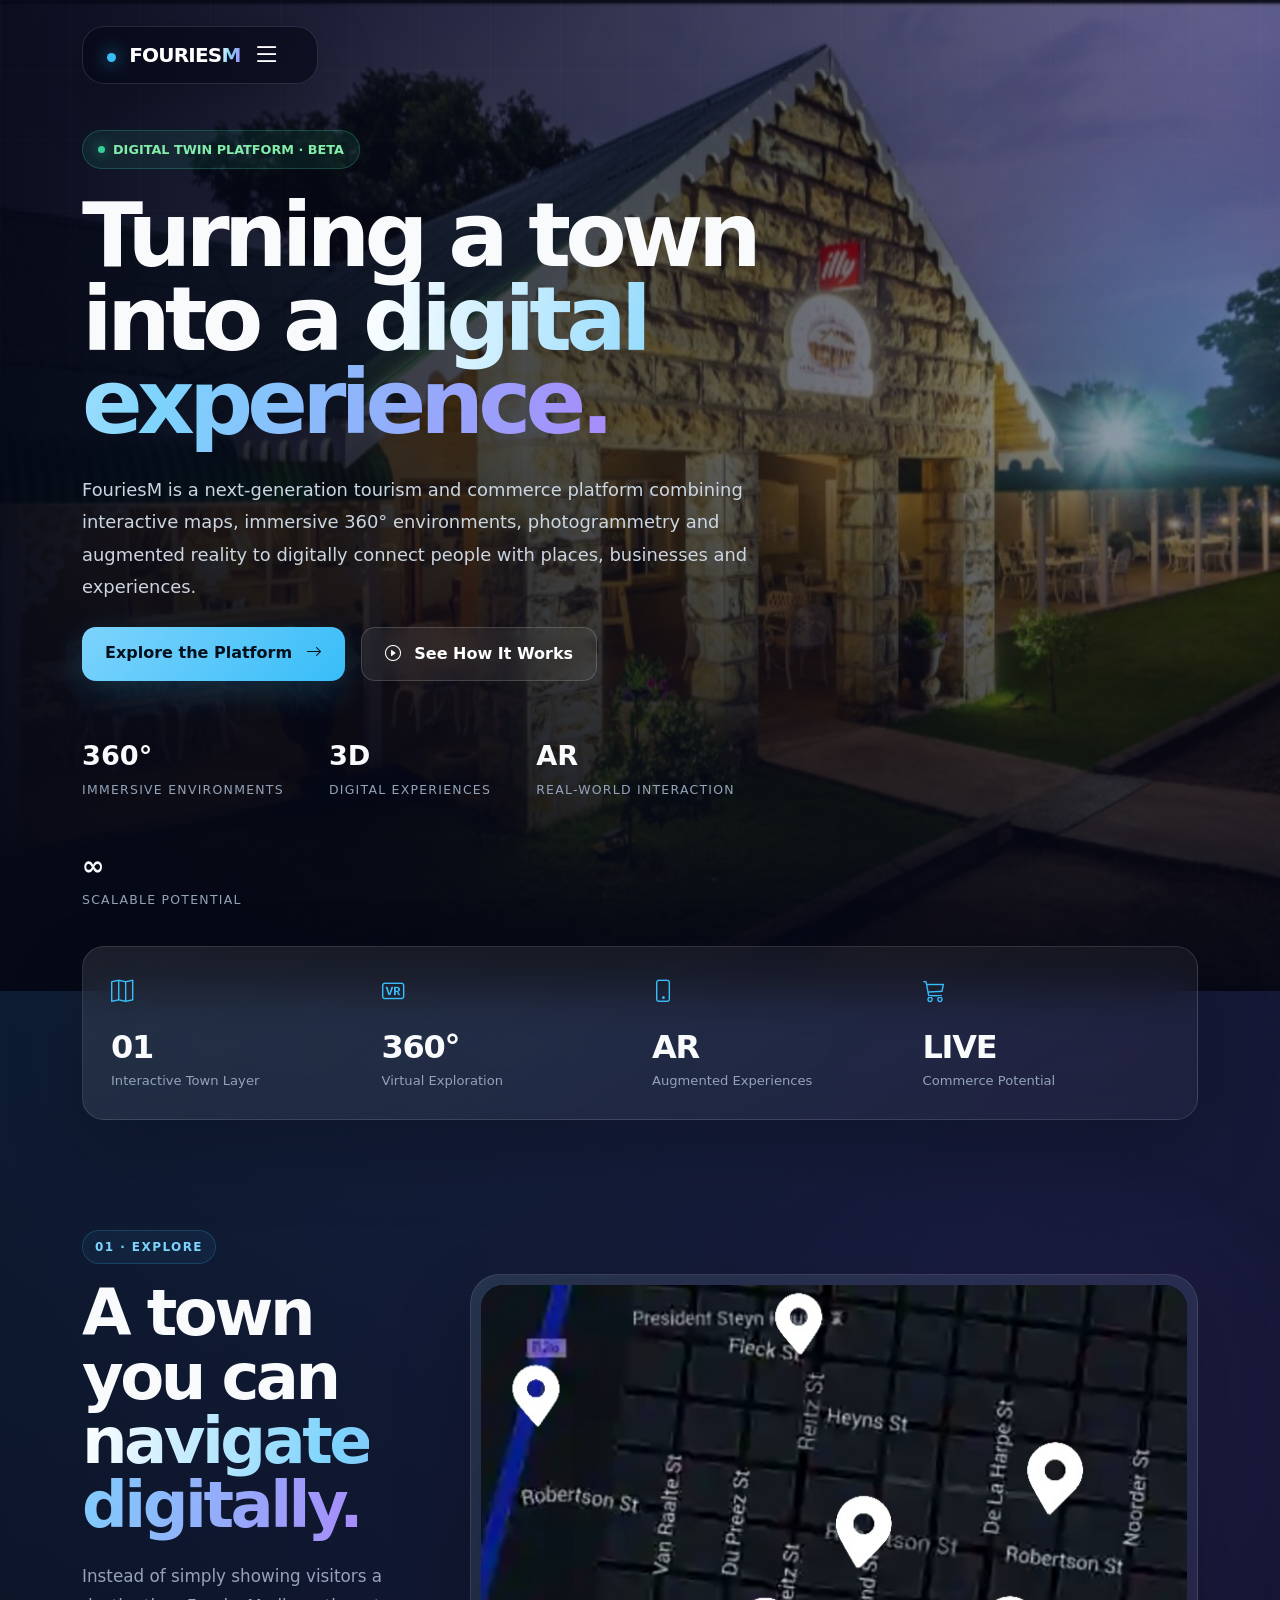
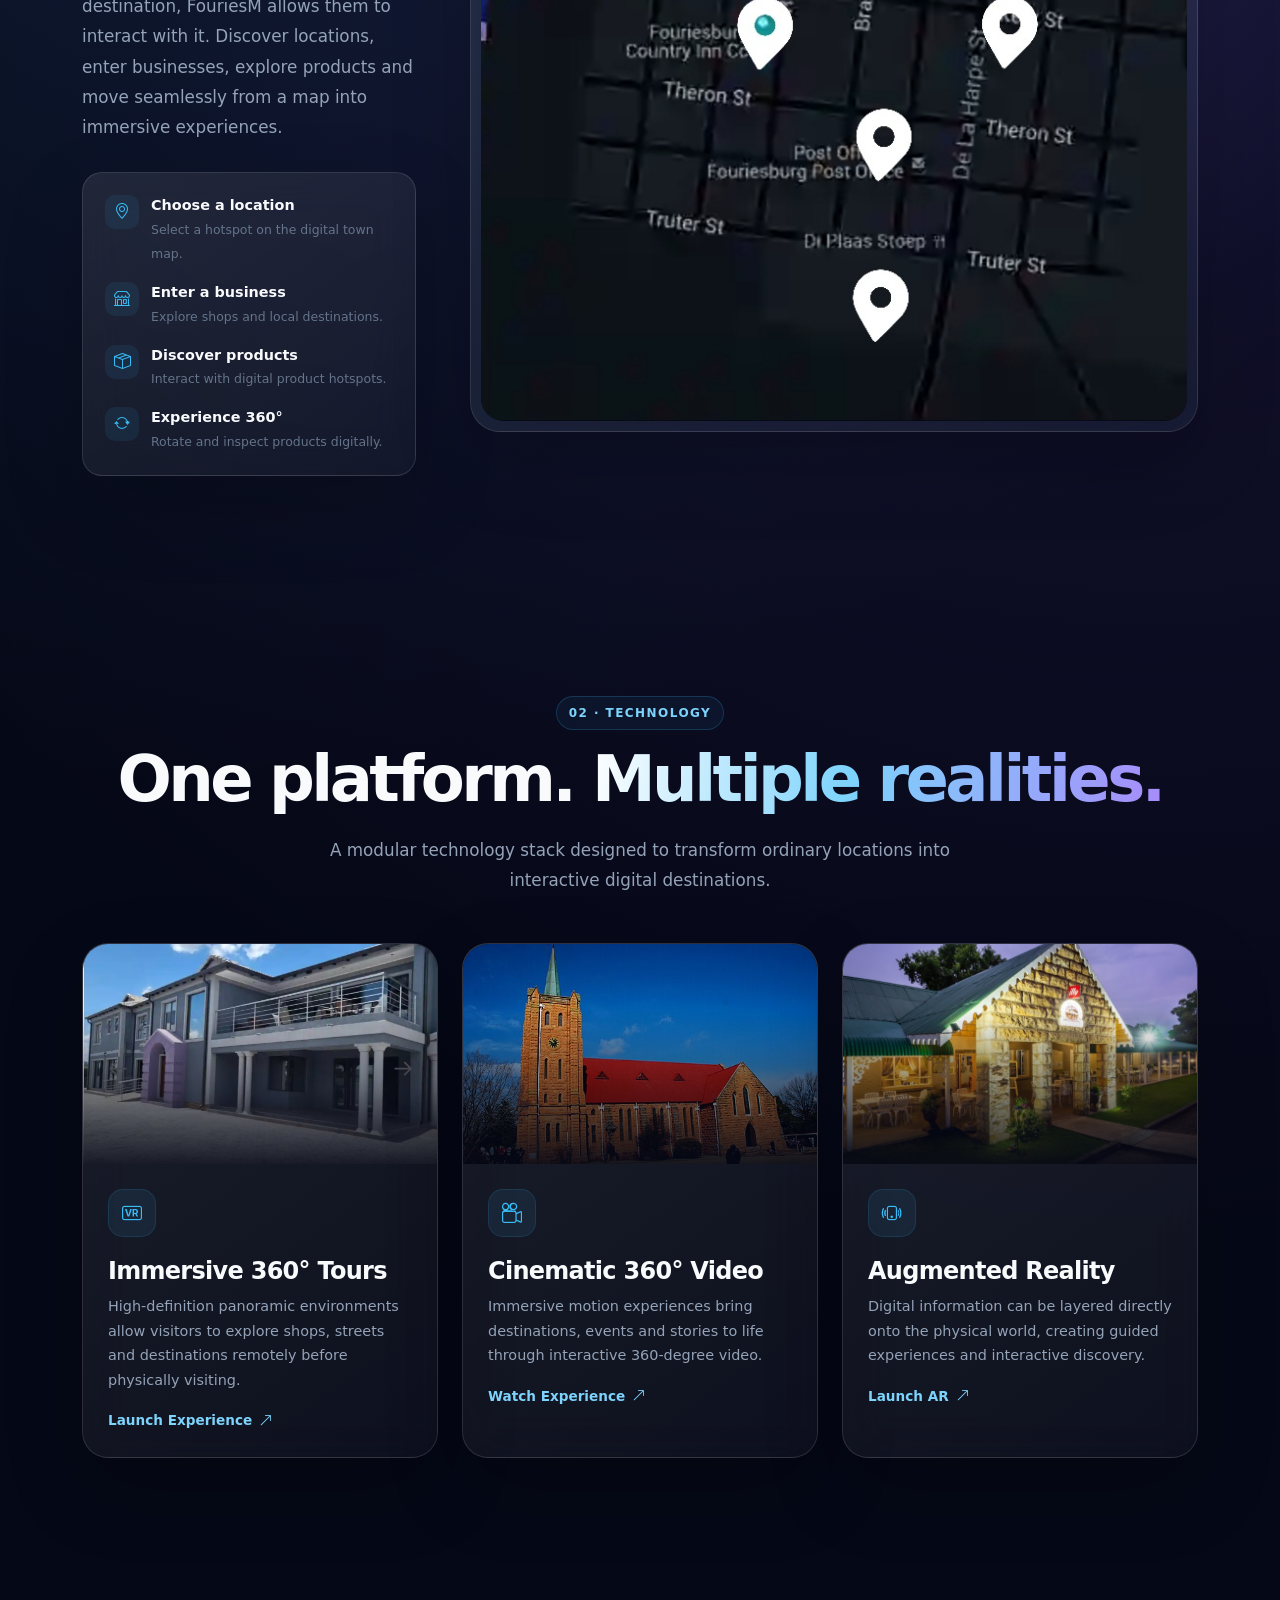
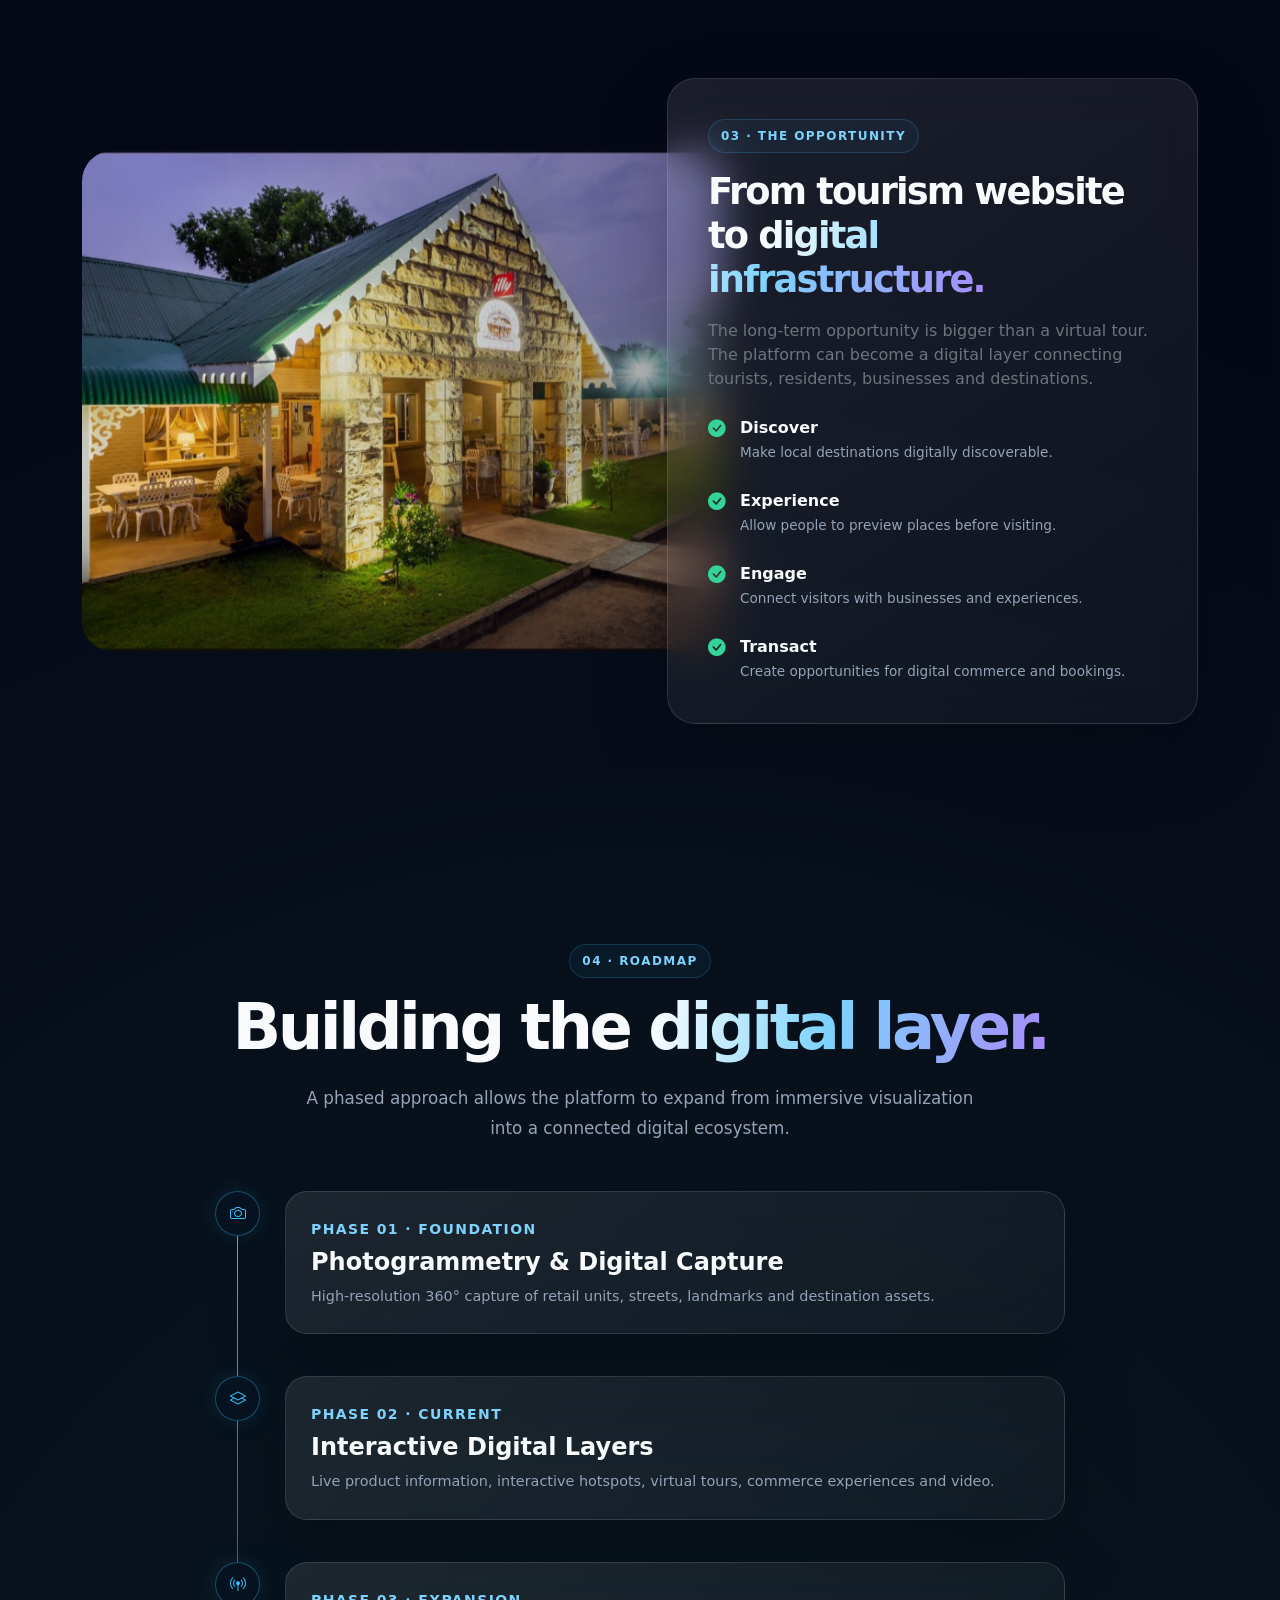
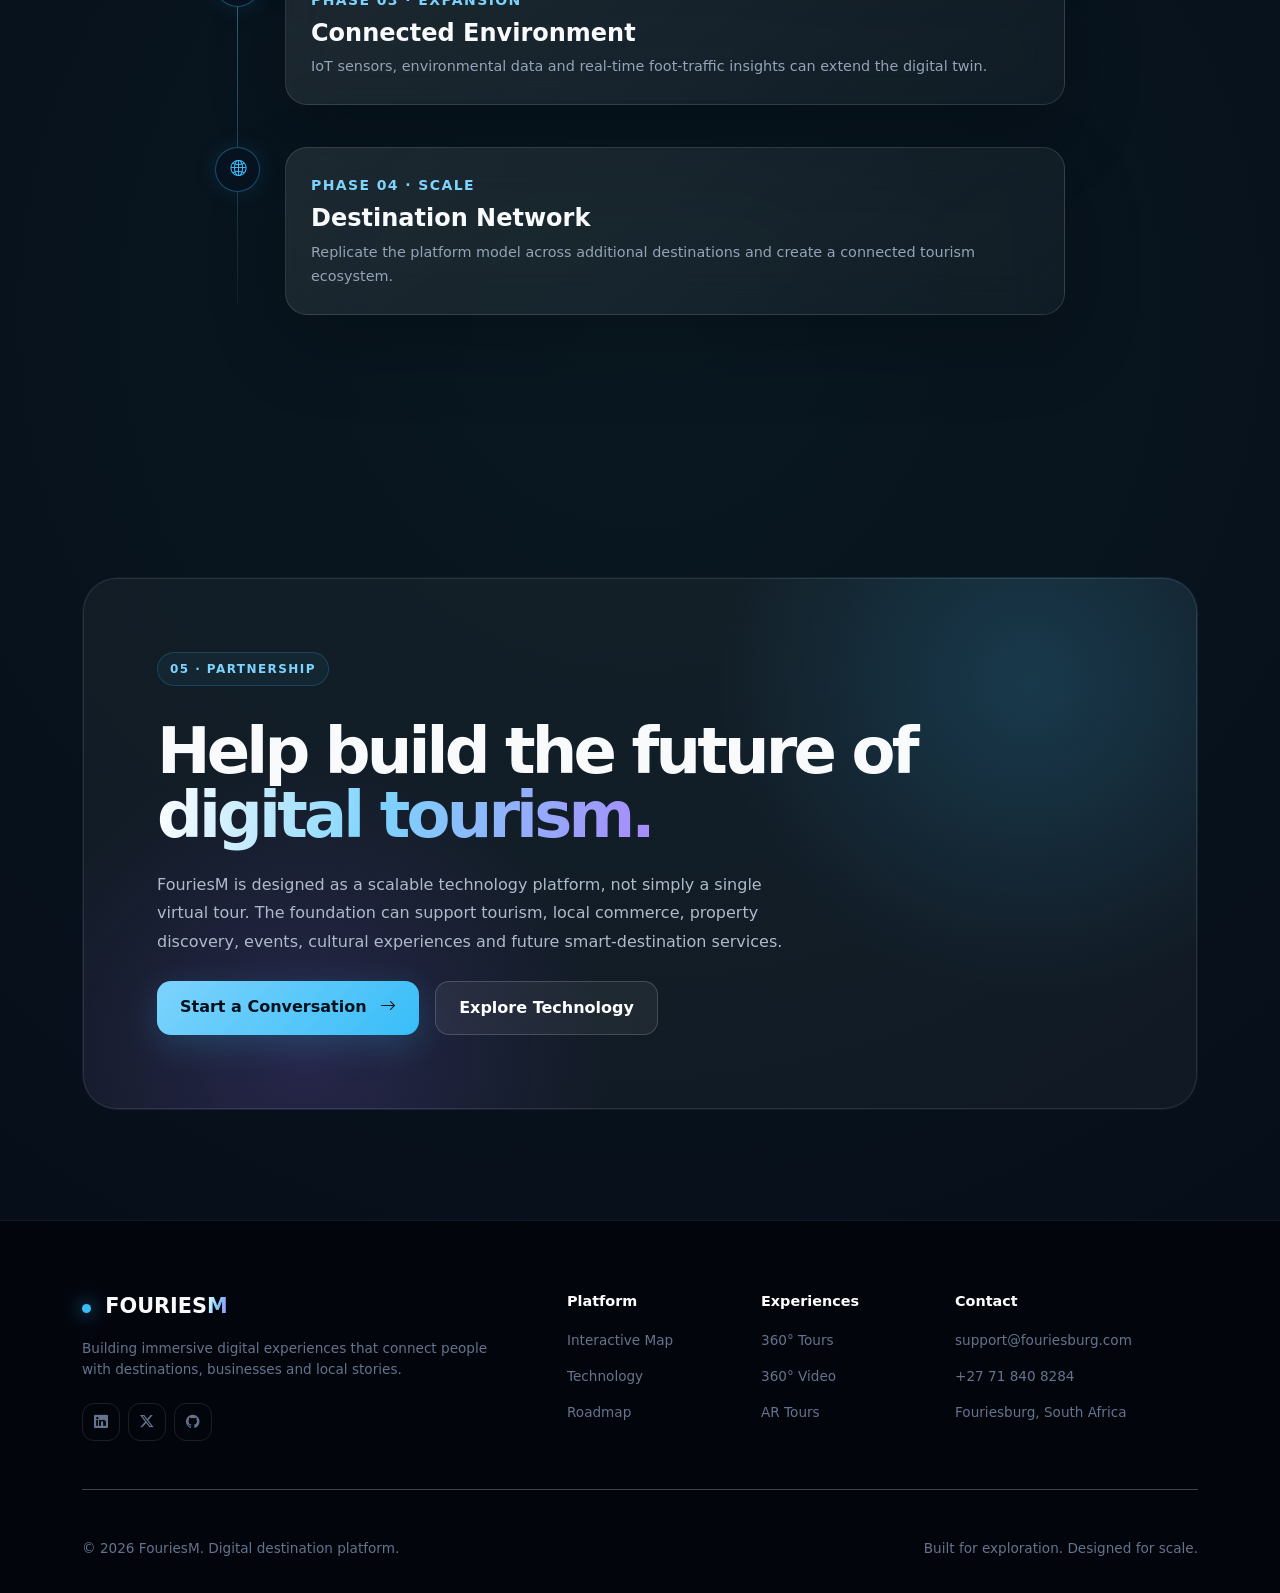
<file: index.html>
<!DOCTYPE html>

<html lang="en">
<head>
<meta charset="UTF-8">
<meta name="viewport" content="width=device-width,initial-scale=1">
<title>Fouriesburg Digital Twin | Virtual Tourism Platform</title>

<link rel="stylesheet" href="assets/css/bootstrap.min.css">
<link rel="stylesheet" href="assets/css/bootstrap-icons.min.css">
<link rel="stylesheet" href="assets/css/styles.css">

</head>

<body>

<nav class="navbar">
<div class="container">
<div class="nav-shell px-3 px-lg-4 py-2">
<div class="d-flex align-items-center">

<a class="navbar-brand me-auto" href="#">
<span class="logo-dot"></span>
FOURIES<span class="gradient-text">M</span>
</a>

<button class="navbar-toggler border-0 shadow-none" type="button" data-bs-toggle="collapse" data-bs-target="#nav">
<i class="bi bi-list text-white fs-3"></i>
</button>

<div class="collapse navbar-collapse" id="nav">
<ul class="navbar-nav ms-auto align-items-lg-center">
<li class="nav-item"><a class="nav-link" href="#map">Explore</a></li>
<li class="nav-item"><a class="nav-link" href="#technology">Technology</a></li>
<li class="nav-item"><a class="nav-link" href="#roadmap">Roadmap</a></li>
<li class="nav-item ms-lg-2 mt-2 mt-lg-0">
<a href="#invest" class="btn btn-main px-4 py-2">Partner With Us</a>
</li>
</ul>
</div>

</div>
</div>
</div>
</nav>

<header class="hero">
<div class="hero-image"></div>

<div class="container">
<div class="hero-content">

<div class="badge-live">
<span class="live-dot"></span>
DIGITAL TWIN PLATFORM · BETA
</div>

<h1>
Turning a town into a
<span class="gradient-text">digital experience.</span>
</h1>

<p>
FouriesM is a next-generation tourism and commerce platform
combining interactive maps, immersive 360° environments,
photogrammetry and augmented reality to digitally connect
people with places, businesses and experiences.
</p>

<div class="d-flex flex-wrap gap-3 mt-4">
<a href="#map" class="btn btn-main">
Explore the Platform <i class="bi bi-arrow-right ms-2"></i>
</a>

<a href="#technology" class="btn btn-glass">
<i class="bi bi-play-circle me-2"></i>
See How It Works
</a>
</div>

<div class="hero-stats">
<div class="hero-stat">
<strong>360°</strong>
<span>Immersive environments</span>
</div>

<div class="hero-stat">
<strong>3D</strong>
<span>Digital experiences</span>
</div>

<div class="hero-stat">
<strong>AR</strong>
<span>Real-world interaction</span>
</div>

<div class="hero-stat">
<strong>∞</strong>
<span>Scalable potential</span>
</div>
</div>

</div>
</div>
</header>

<section class="investment-strip">
<div class="container">
<div class="glass metric-card rounded-4">
<div class="row g-4">

<div class="col-6 col-lg-3">
<i class="bi bi-map"></i>
<div class="metric">01</div>
<div class="metric-label">Interactive Town Layer</div>
</div>

<div class="col-6 col-lg-3">
<i class="bi bi-badge-vr"></i>
<div class="metric">360°</div>
<div class="metric-label">Virtual Exploration</div>
</div>

<div class="col-6 col-lg-3">
<i class="bi bi-phone"></i>
<div class="metric">AR</div>
<div class="metric-label">Augmented Experiences</div>
</div>

<div class="col-6 col-lg-3">
<i class="bi bi-cart3"></i>
<div class="metric">LIVE</div>
<div class="metric-label">Commerce Potential</div>
</div>

</div>
</div>
</div>
</section>

<section id="map" class="section map-section">
<div class="container">

<div class="row align-items-center g-5">

<div class="col-lg-4 map-info">

<span class="section-label">01 · Explore</span>

<h2 class="section-title">
A town you can
<span class="gradient-text">navigate digitally.</span>
</h2>

<p class="section-subtitle mt-4">
Instead of simply showing visitors a destination,
FouriesM allows them to interact with it.
Discover locations, enter businesses, explore products
and move seamlessly from a map into immersive experiences.
</p>

<div class="instructions glass">

<div class="instruction">
<div class="instruction-icon">
<i class="bi bi-geo-alt"></i>
</div>
<div>
<strong>Choose a location</strong>
<span>Select a hotspot on the digital town map.</span>
</div>
</div>

<div class="instruction">
<div class="instruction-icon">
<i class="bi bi-shop"></i>
</div>
<div>
<strong>Enter a business</strong>
<span>Explore shops and local destinations.</span>
</div>
</div>

<div class="instruction">
<div class="instruction-icon">
<i class="bi bi-box-seam"></i>
</div>
<div>
<strong>Discover products</strong>
<span>Interact with digital product hotspots.</span>
</div>
</div>

<div class="instruction">
<div class="instruction-icon">
<i class="bi bi-arrow-repeat"></i>
</div>
<div>
<strong>Experience 360°</strong>
<span>Rotate and inspect products digitally.</span>
</div>
</div>

</div>
</div>

<div class="col-lg-8">

<div class="glass map-frame">
<div class="map-inner">

<svg xmlns="http://www.w3.org/2000/svg"
viewBox="0 0 720 750">

<image
width="720"
height="750"
href="assets/images/map.jpg"> </image>

<g class="map-hotspot"
onclick="window.location.href='shop.html'"> <rect x="241" y="323"
opacity="0"
width="91"
height="100"> </rect> </g>

<g class="map-hotspot"
onclick="window.location.href='shop.html'"> <rect x="3" y="65"
opacity="0"
width="100"
height="100"> </rect> </g>

<g class="map-hotspot"
onclick="window.location.href='shop.html'"> <rect x="390" y="605"
opacity="0"
width="100"
height="100"> </rect> </g>

<g class="map-hotspot"
onclick="window.location.href='shop.html'"> <rect x="367" y="435"
opacity="0"
width="100"
height="100"> </rect> </g>

<g class="map-hotspot"
onclick="window.location.href='shop.html'"> <rect x="305" y="5"
opacity="0"
width="100"
height="100"> </rect> </g>

<g class="map-hotspot"
onclick="window.location.href='shop.html'"> <rect x="519" y="307"
opacity="0"
width="100"
height="100"> </rect> </g>

<g class="map-hotspot"
onclick="window.location.href='shop.html'"> <rect x="554" y="115"
opacity="0"
width="100"
height="100"> </rect> </g>

<g class="map-hotspot"
onclick="window.location.href='shop.html'"> <rect x="327" y="181"
opacity="0"
width="100"
height="100"> </rect> </g>

</svg>

</div>
</div>

</div>

</div>
</div>
</section>

<section id="technology" class="section">
<div class="container">

<div class="text-center mb-5">

<span class="section-label">02 · Technology</span>

<h2 class="section-title">
One platform.
<span class="gradient-text">Multiple realities.</span>
</h2>

<p class="section-subtitle mx-auto mt-4">
A modular technology stack designed to transform ordinary
locations into interactive digital destinations.
</p>

</div>

<div class="row g-4">

<div class="col-md-4">
<div class="glass tech-card">

<div class="tech-image">
<img src="assets/images/dms1.jpg" alt="360 degree virtual tour">
<div class="tech-overlay"></div>
</div>

<div class="tech-content">

<div class="tech-icon">
<i class="bi bi-badge-vr"></i>
</div>

<h4>Immersive 360° Tours</h4>

<p>
High-definition panoramic environments allow visitors
to explore shops, streets and destinations remotely
before physically visiting.
</p>

<a href="https://cedriman.github.io/advapano" class="tech-link">
Launch Experience <i class="bi bi-arrow-up-right"></i>
</a>

</div>
</div>
</div>

<div class="col-md-4">
<div class="glass tech-card">

<div class="tech-image">
<img src="assets/images/fsb1.jpg" alt="360 degree video">
<div class="tech-overlay"></div>
</div>

<div class="tech-content">

<div class="tech-icon">
<i class="bi bi-camera-reels"></i>
</div>

<h4>Cinematic 360° Video</h4>

<p>
Immersive motion experiences bring destinations,
events and stories to life through interactive
360-degree video.
</p>

<a href="video.html" class="tech-link">
Watch Experience <i class="bi bi-arrow-up-right"></i>
</a>

</div>
</div>
</div>

<div class="col-md-4">
<div class="glass tech-card">

<div class="tech-image">
<img src="assets/images/fsb7.jpg" alt="Augmented reality">
<div class="tech-overlay"></div>
</div>

<div class="tech-content">

<div class="tech-icon">
<i class="bi bi-phone-vibrate"></i>
</div>

<h4>Augmented Reality</h4>

<p>
Digital information can be layered directly onto the
physical world, creating guided experiences and
interactive discovery.
</p>

<a href="artour/index.html" class="tech-link">
Launch AR <i class="bi bi-arrow-up-right"></i>
</a>

</div>
</div>
</div>

</div>
</div>
</section>

<section class="section story">
<div class="container">

<div class="row align-items-center">

<div class="col-lg-7">
<div class="story-image">
<img src="assets/images/fsb7.jpg" alt="Digital destination">
</div>
</div>

<div class="col-lg-5">

<div class="glass story-card">

<span class="section-label">03 · The Opportunity</span>

<h3>
From tourism website to
<span class="gradient-text">digital infrastructure.</span>
</h3>

<p class="text-secondary mt-3">
The long-term opportunity is bigger than a virtual tour.
The platform can become a digital layer connecting
tourists, residents, businesses and destinations.
</p>

<div class="story-point">
<i class="bi bi-check-circle-fill"></i>
<div>
<strong>Discover</strong>
<span>Make local destinations digitally discoverable.</span>
</div>
</div>

<div class="story-point">
<i class="bi bi-check-circle-fill"></i>
<div>
<strong>Experience</strong>
<span>Allow people to preview places before visiting.</span>
</div>
</div>

<div class="story-point">
<i class="bi bi-check-circle-fill"></i>
<div>
<strong>Engage</strong>
<span>Connect visitors with businesses and experiences.</span>
</div>
</div>

<div class="story-point">
<i class="bi bi-check-circle-fill"></i>
<div>
<strong>Transact</strong>
<span>Create opportunities for digital commerce and bookings.</span>
</div>
</div>

</div>

</div>
</div>
</div>
</section>

<section id="roadmap" class="section">
<div class="container">

<div class="text-center mb-5">

<span class="section-label">04 · Roadmap</span>

<h2 class="section-title">
Building the
<span class="gradient-text">digital layer.</span>
</h2>

<p class="section-subtitle mx-auto mt-4">
A phased approach allows the platform to expand from
immersive visualization into a connected digital ecosystem.
</p>

</div>

<div class="roadmap">

<div class="road-item">

<div class="road-dot">
<i class="bi bi-camera"></i>
</div>

<div class="glass road-content">
<small>Phase 01 · Foundation</small>
<h4>Photogrammetry & Digital Capture</h4>
<p>
High-resolution 360° capture of retail units,
streets, landmarks and destination assets.
</p>
</div>

</div>

<div class="road-item">

<div class="road-dot">
<i class="bi bi-layers"></i>
</div>

<div class="glass road-content">
<small>Phase 02 · Current</small>
<h4>Interactive Digital Layers</h4>
<p>
Live product information, interactive hotspots,
virtual tours, commerce experiences and video.
</p>
</div>

</div>

<div class="road-item">

<div class="road-dot">
<i class="bi bi-broadcast-pin"></i>
</div>

<div class="glass road-content">
<small>Phase 03 · Expansion</small>
<h4>Connected Environment</h4>
<p>
IoT sensors, environmental data and real-time
foot-traffic insights can extend the digital twin.
</p>
</div>

</div>

<div class="road-item">

<div class="road-dot">
<i class="bi bi-globe2"></i>
</div>

<div class="glass road-content">
<small>Phase 04 · Scale</small>
<h4>Destination Network</h4>
<p>
Replicate the platform model across additional
destinations and create a connected tourism ecosystem.
</p>
</div>

</div>

</div>
</div>
</section>

<section id="invest" class="investor">
<div class="container">

<div class="investor-box">

<span class="section-label">05 · Partnership</span>

<h2 class="mt-3">
Help build the future of
<span class="gradient-text">digital tourism.</span>
</h2>

<p class="mt-4">
FouriesM is designed as a scalable technology platform,
not simply a single virtual tour. The foundation can support
tourism, local commerce, property discovery, events,
cultural experiences and future smart-destination services.
</p>

<div class="d-flex flex-wrap gap-3 mt-4">

<a href="mailto:support@fouriesburg.com"
class="btn btn-main">
Start a Conversation <i class="bi bi-arrow-right ms-2"></i> </a>

<a href="#technology" class="btn btn-glass">
Explore Technology
</a>

</div>

</div>

</div>
</section>

<footer class="footer">

<div class="container">

<div class="row g-5">

<div class="col-lg-5">

<div class="footer-brand">
<span class="logo-dot"></span>
FOURIES<span class="gradient-text">M</span>
</div>

<p class="mt-3">
Building immersive digital experiences that connect
people with destinations, businesses and local stories.
</p>

<div class="d-flex gap-2 mt-4">

<a href="#" class="social">
<i class="bi bi-linkedin"></i>
</a>

<a href="#" class="social">
<i class="bi bi-twitter-x"></i>
</a>

<a href="#" class="social">
<i class="bi bi-github"></i>
</a>

</div>

</div>

<div class="col-6 col-lg-2">

<div class="footer-title">Platform</div>

<p><a href="#map">Interactive Map</a></p>
<p><a href="#technology">Technology</a></p>
<p><a href="#roadmap">Roadmap</a></p>

</div>

<div class="col-6 col-lg-2">

<div class="footer-title">Experiences</div>

<p><a href="advapano.html">360° Tours</a></p>
<p><a href="video.html">360° Video</a></p>
<p><a href="artour.html">AR Tours</a></p>

</div>

<div class="col-lg-3">

<div class="footer-title">Contact</div>

<p>support@fouriesburg.com</p>
<p>+27 71 840 8284</p>
<p>Fouriesburg, South Africa</p>

</div>

</div>

<hr class="border-secondary opacity-25 my-5">

<div class="d-flex flex-column flex-md-row justify-content-between gap-2">

<p class="mb-0">
© 2026 FouriesM. Digital destination platform.
</p>

<p class="mb-0">
Built for exploration. Designed for scale.
</p>

</div>

</div>

</footer>

<div class="modal fade" id="appModal" tabindex="-1">

<div class="modal-dialog modal-fullscreen">

<div class="modal-content">

<div class="modal-header">

<h5 class="modal-title" id="appModalLabel">
Immersive Experience
</h5>

<button type="button"
class="btn-close btn-close-white"
data-bs-dismiss="modal"> </button>

</div>

<div class="modal-body p-0">

<iframe
id="appFrame"
src=""
style="width:100%;height:100%;border:0;">
</iframe>

</div>

</div>
</div>
</div>

<script src="assets/js/bootstrap.bundle.min.js"></script>

<script>
const appModal=new bootstrap.Modal(document.getElementById("appModal"));
const frame=document.getElementById("appFrame");
const label=document.getElementById("appModalLabel");

function openAppModal(title,url){
label.innerText=title;
frame.src=url;
appModal.show();
}

document.getElementById("appModal").addEventListener("hidden.bs.modal",function(){
frame.src="";
});
</script>

</body>
</html>
</file>
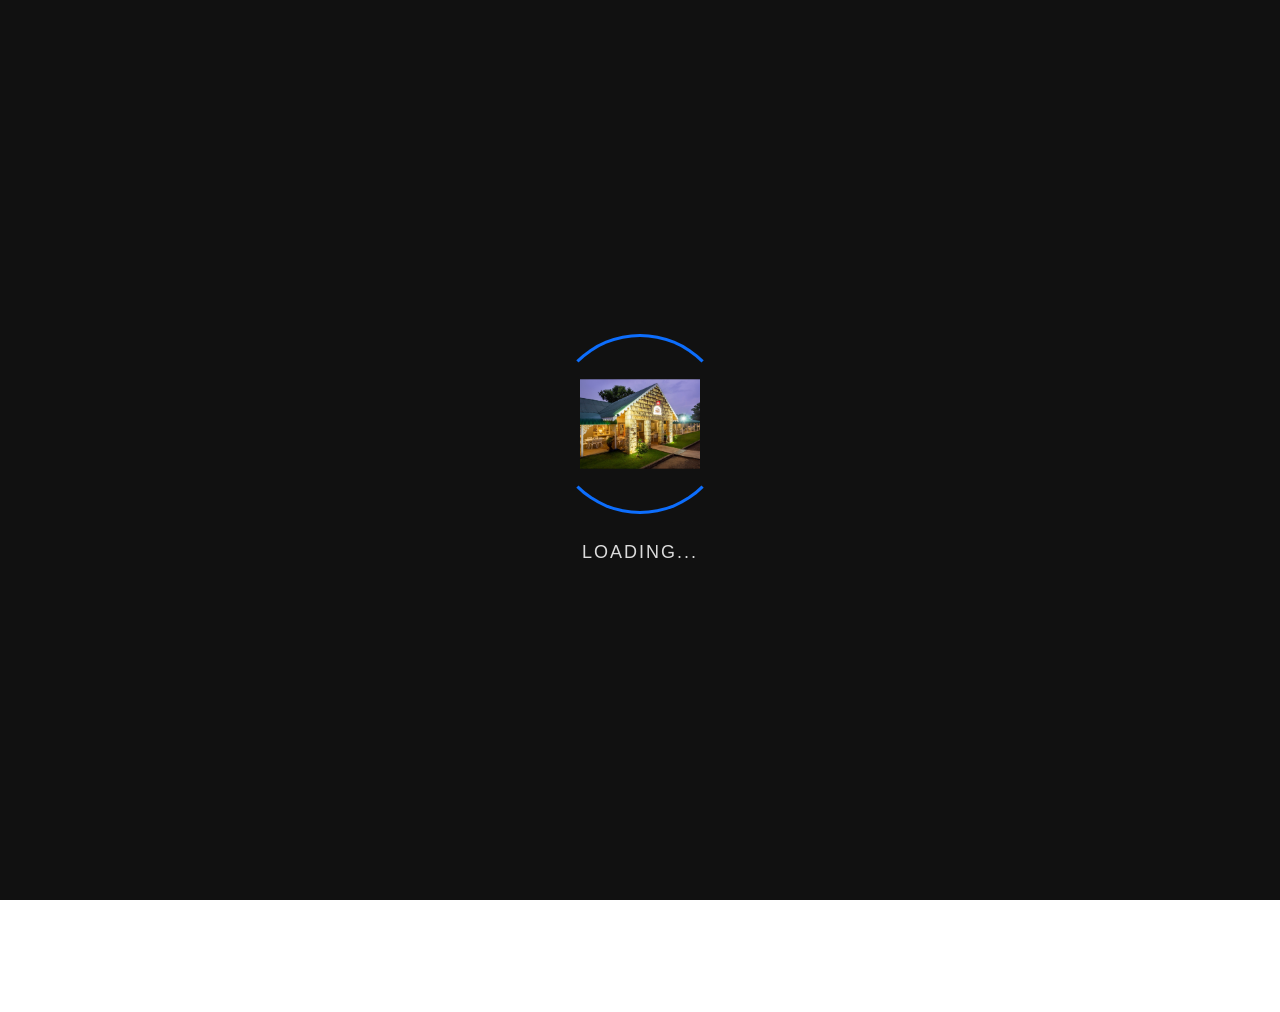
<file: artour/index.html>
<!DOCTYPE html>
<html>
<head>
<meta charset="UTF-8">
<meta name="viewport" content="width=device-width,initial-scale=1">
<title>FouriesM AR Platform</title>

<!-- External Style Libraries -->
<link rel="stylesheet" href="assets/css/bootstrap.min.css">
<link rel="stylesheet" href="assets/css/bootstrap-icons.min.css">
<link rel="stylesheet" href="assets/css/style.css">
<link rel="stylesheet" href="assets/css/button.css">
<script src="assets/js/aframe.min.js"></script>
<script src="assets/js/mindar-image-aframe.prod.js"></script>
<script defer src="assets/js/button.js"></script>


</head>
<body>


<div id="custom-loading">
  <div class="loading-container">
    <img class="loading-photo" src="../assets/images/fsb7.jpg" />
  </div>
  <div class="loading-text">Loading...</div>
</div>

<!-- YOUR SCANNING HTML STAYS EXACTLY THE SAME -->
<div id="example-scanning-overlay">
  <div class="inner">
    <div class="scanline"></div>
    <img src="../assets/images/fsb7.jpg" />
  </div>
</div>


<!-- FALLBACK PRE-LOAD HUD -->
<div class="bg-primary text-center" id="status">FouriesM AR Platform</div>

<!-- CORE INTERFACE GRID LAYER -->
<div class="container" id="dashboard">
  
  <img class="img-fluid mb-2" src="../assets/images/fsb7.jpg">

<div class="grid">

  <button class="liquid-glass-btn text-light" id="video">
      <i class="bi bi-play-btn"></i>
      <span>Videos</span>
      <div class="shine"></div>
  </button>
  
  <button class="liquid-glass-btn text-light" id="gallery">
      <i class="bi bi-images"></i>
      <span>Gallery</span>
      <div class="shine"></div>
  </button>
  
  <button class="liquid-glass-btn text-light" id="music">
      <i class="bi bi-music-note-beamed"></i>
      <span>Music</span>
      <div class="shine"></div>
  </button>
  
  <button class="liquid-glass-btn text-light" id="leadership">
      <i class="bi bi-badge-3d"></i>
      <span>3d Models</span>
      <div class="shine"></div>
  </button>
  
  <button class="liquid-glass-btn text-light" id="info">
      <i class="bi bi-backpack3"></i>
      <span>Adventures</span>
      <div class="shine"></div>
  </button>
  
  <button class="liquid-glass-btn text-light" id="contact">
      <i class="bi bi-telephone"></i>
      <span>Contacts</span>
      <div class="shine"></div>
  </button>
  
  <button class="liquid-glass-btn text-light" id="news">
      <i class="bi bi-building-fill"></i>
      <span>Accomodations</span>
      <div class="shine"></div>
  </button>
  
  <button class="liquid-glass-btn text-light" id="membership">
      <i class="bi bi-cloud-sun-fill"></i>
      <span>Weather</span>
      <div class="shine"></div>
  </button>
  
  <button class="liquid-glass-btn text-light" id="history">
      <i class="bi bi-journal-text"></i>
      <span>History</span>
      <div class="shine"></div>
  </button>
</div>

</div>


  </div>

<!-- WEBGL CANVAS PLATFORM LAYER -->
<a-scene mindar-image="imageTargetSrc: fouriesm.mind; uiLoading: #custom-loading; uiScanning: #example-scanning-overlay;" embedded xr-mode-ui="enabled:false" device-orientation-permission-ui="enabled:false" color-space="sRGB" renderer="colorManagement:true">
  <a-camera position="0 0 0"></a-camera>
  <a-entity mindar-image-target="targetIndex:0">
     <a-plane position="0 0 0" width="2" height="1.2" color="#ffffff" opacity="0"></a-plane>
  </a-entity>
  
  <a-entity mindar-image-target="targetIndex:1">
     <a-plane position="0 0 0" width="2" height="1.2" color="#ffffff" opacity="0"></a-plane>
  </a-entity>
  
  <a-entity mindar-image-target="targetIndex:2">
     <a-plane position="0 0 0" width="2" height="1.2" color="#ffffff" opacity="0"></a-plane>
  </a-entity>
</a-scene>

<script>
const dashboard = document.querySelector("#dashboard");
const status = document.querySelector("#status");

// FIX 1: Grab ALL targets instead of just the first one
const allTargets = document.querySelectorAll("[mindar-image-target]");

// FIX 2: Loop through every target and give it its own event listeners
allTargets.forEach((target) => {
    
    target.addEventListener("targetFound", () => {
        // Find which target index was scanned
        const index = target.getAttribute("mindar-image-target");
        console.log("MARKER RECOGNISED: " + index);
        
        status.innerText = "Target Detected! Opening Dashboard...";
        dashboard.classList.add("show");
    });

    target.addEventListener("targetLost", () => {
        console.log("MARKER LOST");
        
        status.innerText = "Explore FouriesM AR Platform";
        dashboard.classList.remove("show");
    });
});

// DEVICE REDIRECTIONS
document.querySelector("#video").onclick = () => { window.location.href = "video.html"; }
document.querySelector("#gallery").onclick = () => { window.location.href = "gallery.html"; }
document.querySelector("#music").onclick = () => { window.location.href = "music.html"; }
document.querySelector("#leadership").onclick = () => { window.location.href = "video.html"; }
document.querySelector("#info").onclick = () => { window.location.href = "gallery.html"; }
document.querySelector("#contact").onclick = () => { window.location.href = "music.html"; }
document.querySelector("#news").onclick = () => { window.location.href = "video.html"; }
document.querySelector("#membership").onclick = () => { window.location.href = "gallery.html"; }
document.querySelector("#history").onclick = () => { window.location.href = "music.html"; }
</script>

</body>
</html>
</file>
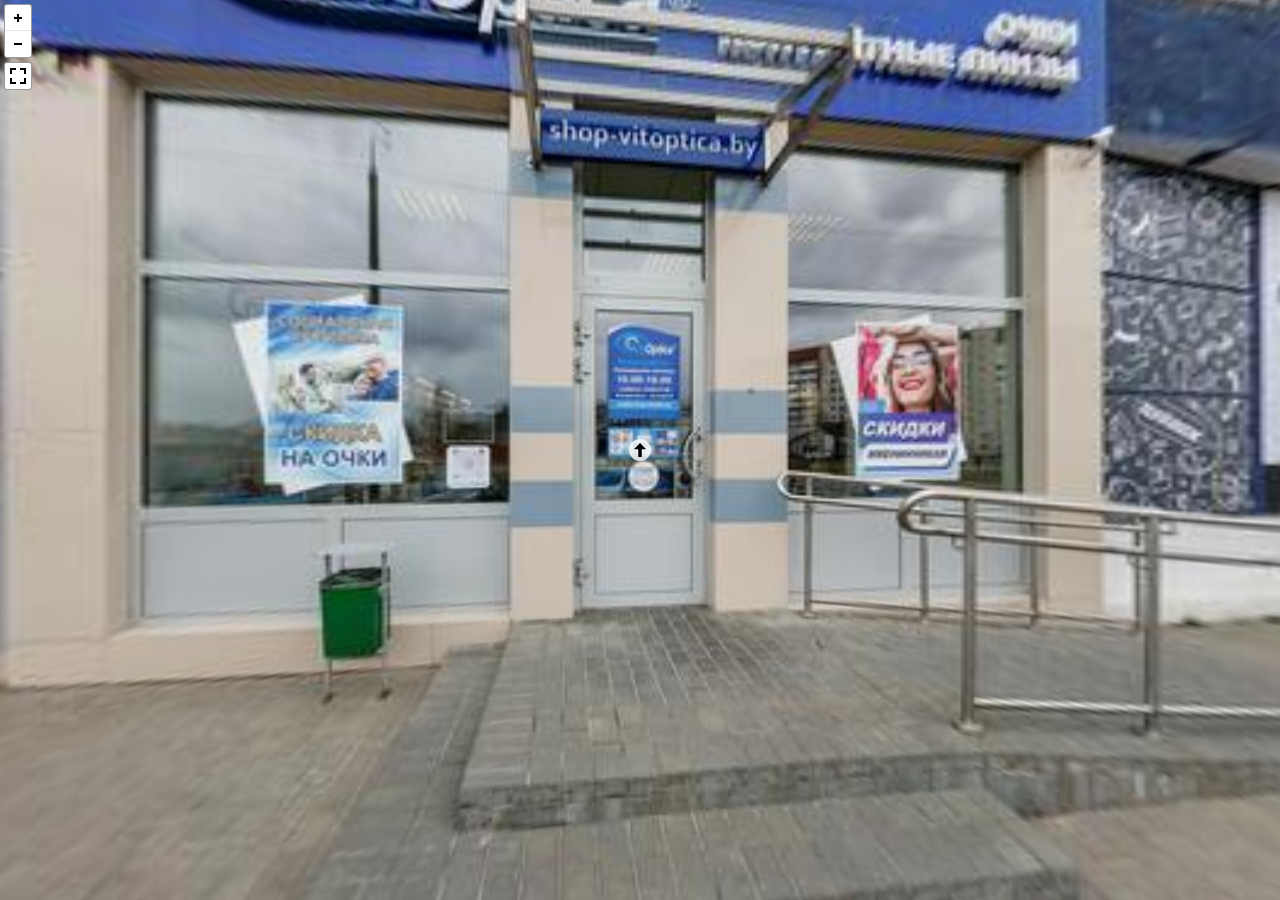
<file: shop.html>
<!DOCTYPE html>
<html lang="en">
<head>
  <meta charset="UTF-8">
  <meta name="viewport" content="width=device-width, initial-scale=1.0">
  <title>Multi-Scene Tour with Dynamic 360° Product Viewer</title>
  
  <link rel="stylesheet" href="assets/css/bootstrap.min.css" />
  <link rel="stylesheet" href="assets/css/pannellum.css" />
  <link rel="stylesheet" href="assets/css/video-js.css" />
  <link rel="stylesheet" href="assets/css/videojs-vr.css" />
  <link rel="stylesheet" href="assets/css/styles.css" />

  <script src="assets/js/pannellum.js"></script>
  <script src="assets/js/pdt360DegViewer.js"></script>
  <script src="assets/js/video.js"></script>
  <script src="assets/js/videojs-vr.js"></script>
  
  <style>
    body, html {
      margin: 0; padding: 0; width: 100%; height: 100%; overflow: hidden;
    }
    #panorama {
      width: 100vw; height: 100vh;
    }

    /* Hotspot Wrapper Styles */
    .product-hotspot {
      cursor: pointer;
      z-index: 2;
      position: absolute;
      width: 32px;  
      height: 32px; 
    }

    /* Visual animated hotspot circle */
    .product-hotspot-inner {
      height: 32px;
      width: 32px;
      background: #0d6efd;
      border-radius: 50%;
      border: 3px solid #fff;
      box-shadow: 0 0 10px rgba(0,0,0,0.5);
      animation: pulse 2s infinite;
      transform: translate(-50%, -50%); 
    }

    @keyframes pulse {
      0% { transform: translate(-50%, -50%) scale(0.9); box-shadow: 0 0 0 0 rgba(13, 110, 253, 0.7); }
      70% { transform: translate(-50%, -50%) scale(1); box-shadow: 0 0 0 10px rgba(13, 110, 253, 0); }
      100% { transform: translate(-50%, -50%) scale(0.9); box-shadow: 0 0 0 0 rgba(13, 110, 253, 0); }
    }

    /* 360° Canvas Viewport Container */
    .viewer-container {
      width: 100%; height: 300px; position: relative;
      background: #f8f9fa; border-radius: 8px; overflow: hidden; cursor: ew-resize;
    }
    .viewer-container canvas {
      width: 100%; height: 100%; object-fit: contain;
    }
    .drag-hint {
      position: absolute; bottom: 10px; left: 50%; transform: translateX(-50%);
      background: rgba(0,0,0,0.6); color: white; padding: 4px 12px;
      border-radius: 20px; font-size: 0.75rem; pointer-events: none;
    }
  </style>
</head>
<body>

  <!-- Single viewport container shared by all scenes -->
  <div id="panorama"></div>

  <!-- Dynamic Bootstrap 5 Card Modal Wrapper -->
  <div class="modal fade" id="productModal" tabindex="-1" aria-hidden="true">
    <div class="modal-dialog modal-dialog-centered">
      <div class="modal-content border-0 shadow-lg">
        
        <div class="card">
          <div class="card-header bg-dark text-white d-flex justify-content-between align-items-center">
            <h5 class="card-title m-0" id="modalTitle">Interactive 360° View</h5>
            <button type="button" class="btn-close btn-close-white" data-bs-dismiss="modal" aria-label="Close"></button>
          </div>
          <div class="card-body p-3 text-center">
            
            <!-- Vanilla 360° Viewport -->
            <div class="viewer-container mb-3" id="productViewer">
              <canvas id="productCanvas"></canvas>
              <div class="drag-hint">↔ Drag to Rotate</div>
            </div>
            
            <h5 class="fw-bold" id="productName">Product Name</h5>
            <p class="card-text text-muted small" id="productDesc">Product description loading...</p>
            <button class="btn btn-primary w-100">Add to Cart</button>
          </div>
        </div>

      </div>
    </div>
  </div>

  <!-- Scripts -->
  <script src="assets/js/bootstrap.bundle.min.js"></script>

  <script>
    // --- 1. DYNAMIC CONFIGURATION & CORE ENGINE VARIABLES ---
const TOTAL_FRAMES = 36; 
let activeImages = []; // Dynamically holds the loaded product image array
let currentFrame = 0;

const canvas = document.getElementById('productCanvas');
const ctx = canvas.getContext('2d');
const viewer = document.getElementById('productViewer');
const modalEl = document.getElementById('productModal');
const productModal = new bootstrap.Modal(modalEl);

// Dynamic text nodes
const modalTitle = document.getElementById('modalTitle');
const productName = document.getElementById('productName');
const productDesc = document.getElementById('productDesc');

// --- 2. DYNAMIC PRELOADER FUNCTION ---
function loadProductViewer(config) {
  activeImages = []; // Clear previous product memory cache
  currentFrame = 0;  // Reset perspective back to front view

  // Update Card Text fields dynamically
  modalTitle.innerText = config.title;
  productName.innerText = config.name;
  productDesc.innerText = config.desc;

  // Loop and build sequential file targets based on specified folders
  for (let i = 1; i <= TOTAL_FRAMES; i++) {
    const img = new Image();
    
    if (config.naming === 'padded') {
      // Converts index to double digits (e.g. img01.jpg, img02.jpg ... img36.jpg)
      const frameStr = String(i).padStart(2, '0');
      img.src = `assets/images/${config.folder}/img${frameStr}.jpg`;
    } else {
      // Standard numerical names (e.g. 1.jpg, 2.jpg ... 36.jpg)
      img.src = `assets/images/${config.folder}/${i}.jpg`;
    }

    // Trigger safe initial rendering inside the canvas frame immediately when frame 1 arrives
    if (i === 1) {
      img.onload = () => { drawFrame(0); };
    }
    
    activeImages.push(img);
  }

  // Display the Bootstrap UI element
  productModal.show();
}

// Fixed Canvas Draw Handler with explicit Aspect Ratio containment logic
function drawFrame(frameIndex) {
  const currentImg = activeImages[frameIndex];
  if (!currentImg || !currentImg.complete) return;
  
  // Set dimensions factoring in high-DPI screens
  const dpr = window.devicePixelRatio || 1;
  const containerWidth = viewer.clientWidth;
  const containerHeight = viewer.clientHeight;
  
  canvas.width = containerWidth * dpr;
  canvas.height = containerHeight * dpr;
  ctx.scale(dpr, dpr);
  ctx.clearRect(0, 0, containerWidth, containerHeight);
  
  // ASPECT RATIO ENGINE: Simulates CSS "object-fit: contain"
  const imgRatio = currentImg.width / currentImg.height;
  const containerRatio = containerWidth / containerHeight;
  
  let renderWidth, renderHeight, xOffset, yOffset;
  
  if (imgRatio > containerRatio) {
    renderWidth = containerWidth;
    renderHeight = containerWidth / imgRatio;
    xOffset = 0;
    yOffset = (containerHeight - renderHeight) / 2;
  } else {
    renderHeight = containerHeight;
    renderWidth = containerHeight * imgRatio;
    xOffset = (containerWidth - renderWidth) / 2;
    yOffset = 0;
  }
  
  ctx.drawImage(currentImg, xOffset, yOffset, renderWidth, renderHeight);
}

// --- 3. DRAG & INTERACTION LOGIC (VANILLA) ---
let isDragging = false;
let startX = 0;

function handleStart(e) {
  isDragging = true;
  startX = e.clientX || e.touches[0].clientX;
}

function handleMove(e) {
  if (!isDragging) return;
  const clientX = e.clientX || e.touches[0].clientX;
  const dx = clientX - startX;
  
  if (Math.abs(dx) > 12) { // 12px drag sensitivity
    if (dx > 0) {
      currentFrame = (currentFrame + 1) % TOTAL_FRAMES;
    } else {
      currentFrame = (currentFrame - 1 + TOTAL_FRAMES) % TOTAL_FRAMES;
    }
    drawFrame(currentFrame);
    startX = clientX; 
  }
}

function handleEnd() { isDragging = false; }

// Desktop Mouse Events
viewer.addEventListener('mousedown', handleStart);
window.addEventListener('mousemove', handleMove);
window.addEventListener('mouseup', handleEnd);

// Mobile Touch Events
viewer.addEventListener('touchstart', handleStart);
viewer.addEventListener('touchmove', handleMove);
viewer.addEventListener('touchend', handleEnd);

// Recalculate dimensions on screen size shifts
window.addEventListener('resize', () => { 
  if (modalEl.classList.contains('show')) drawFrame(currentFrame); 
});

// Force refresh frame rendering when the modal animation completes
modalEl.addEventListener('shown.bs.modal', () => { 
  drawFrame(currentFrame); 
});


// --- 4. PANNELLUM MULTI-SCENE VIRTUAL TOUR RUNTIME ---

// Custom Hotspot DOM constructor function
function customStyle(hotSpotDiv) {
  hotSpotDiv.classList.add('product-hotspot');
  const innerCircle = document.createElement('div');
  innerCircle.classList.add('product-hotspot-inner');
  hotSpotDiv.appendChild(innerCircle);
}

// Open Modal logic handler map for Product 1
function openProduct1() {
  loadProductViewer({
    title: "Product Showcase 01",
    name: "Premium Sport Sneakers",
    desc: "Designed with responsive structural soles and advanced lightweight performance mesh fabrics.",
    folder: "shoes",
    naming: "standard" // Looks for 1.jpg -> 36.jpg
  });
}

// Open Modal logic handler map for Product 2
function openProduct2() {
  loadProductViewer({
    title: "Product Showcase 02",
    name: "Classic Heritage Loafers",
    desc: "Handcrafted top-grain formal leather footwear with weather-sealed stitching.",
    folder: "shoes1",
    naming: "padded" // Looks for img01.jpg -> img36.jpg
  });
}

// Initialising Pannellum Global Tour Instance 
pannellum.viewer('panorama', {
  "default": {
    "firstScene": "street",
    "autoLoad": true,
  },
  "scenes": {
    // SCENE 1: Street View
    "street": {
      "type": "equirectangular",
      "panorama": "assets/images/twin2.jpg", 
      "hotSpots": [
        {
          "pitch": 0.0,
          "yaw": 0.0,
          "type": "scene",
          "text": "Enter Shop",
          "sceneId": "shop" 
        }
      ]
    },
    // SCENE 2: Inside Shop View
    "shop": {
      "type": "equirectangular",
      "panorama": "assets/images/twin3.jpg", 
      "hotSpots": [
        // Product Hotspot 1 (Folder: shoes, Files: 1.jpg - 36.jpg)
        {
          "pitch": -2.1,
          "yaw": 200.0,
          "createTooltipFunc": customStyle,
          "clickHandlerFunc": openProduct1
        },
        // Product Hotspot 2 (Folder: shoes1, Files: img01.jpg - img36.jpg)
        {
          "pitch": -2.1,
          "yaw": 25.0,
          "createTooltipFunc": customStyle,
          "clickHandlerFunc": openProduct2
        },
        // Exit Hotspot (Returns viewer context back out to the street environment)
        {
          "pitch": -2.1,
          "yaw": 90.0,
          "type": "scene",
          "text": "Exit to Street",
          "sceneId": "street"
        }
      ]
    }
  }
});

</script>
</body>
</html>
</file>
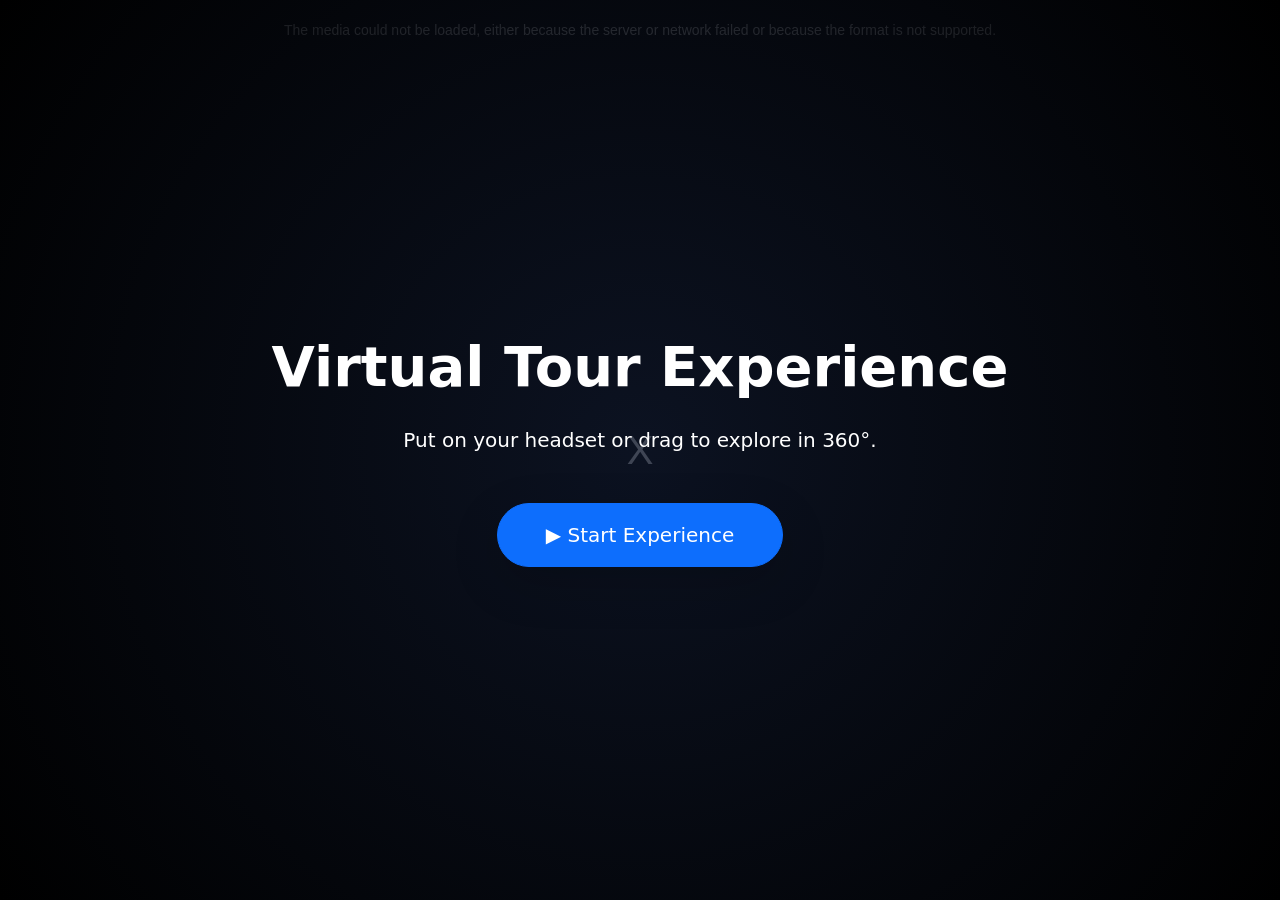
<file: video.html>
<!DOCTYPE html>
<html lang="en">
<head>
    <meta charset="UTF-8">
    <meta name="viewport" content="width=device-width, initial-scale=1.0">
    <title>360° Cinematic Video Player</title>
    
    <!-- Bootstrap 5 CSS -->
    <link href="assets/css/bootstrap.min.css" rel="stylesheet">
    
    <!-- Video.js CSS -->
    <link href="assets/css/video-js.css" rel="stylesheet" />
    <!-- Video.js VR CSS -->
    <link href="assets/css/videojs-vr.css" rel="stylesheet">

    <style>
        /* Reset for Full Screen */
        body, html {
            margin: 0;
            padding: 0;
            width: 100%;
            height: 100%;
            overflow: hidden;
            background: #000;
        }

        /* Force Video.js to fill the viewport */
        .video-js {
            width: 100vw;
            height: 100vh;
        }

        /* Custom Start/End Overlay */
        #start-overlay {
            position: absolute;
            top: 0;
            left: 0;
            width: 100%;
            height: 100%;
            z-index: 999;
            background: radial-gradient(circle at center, rgba(15, 23, 42, 0.8) 0%, rgba(0, 0, 0, 0.95) 100%);
            display: flex;
            flex-direction: column;
            align-items: center;
            justify-content: center;
            transition: opacity 0.5s ease;
        }

        /* Floating HUD (Head-Up Display) */
        #hud-layer {
            position: absolute;
            top: 0;
            left: 0;
            width: 100%;
            z-index: 100;
            pointer-events: none; /* Let clicks pass through to drag video */
            opacity: 0; /* Hidden initially until play starts */
            transition: opacity 0.5s ease;
        }

        .hud-badge {
            background: rgba(0, 0, 0, 0.5);
            backdrop-filter: blur(4px);
            border: 1px solid rgba(255, 255, 255, 0.1);
            color: white;
            pointer-events: auto; /* Re-enable clicks for buttons */
        }
    </style>
</head>
<body>

    <!-- LAYER 1: The Start Overlay -->
    <div id="start-overlay">
        <div class="text-center text-white p-3">
            <h1 id="overlay-title" class="display-4 fw-bold mb-4">Virtual Tour Experience</h1>
            <p id="overlay-desc" class="lead mb-5 opacity-75">Put on your headset or drag to explore in 360°.</p>
            
            <button id="play-btn" class="btn btn-primary btn-lg rounded-pill px-5 py-3 shadow-lg">
                <span id="play-btn-text" class="h5 m-0">▶ Start Experience</span>
            </button>
        </div>
    </div>

    <!-- LAYER 2: HUD (Title & Controls) -->
    <div id="hud-layer" class="p-4 d-flex justify-content-between align-items-start">
        <div class="hud-badge p-3 rounded-3">
            <h5 id="hud-title" class="m-0 fw-bold">📍 Main Atrium</h5>
            <small id="hud-subtitle" class="text-white-50">4K 360° Video Scan</small>
        </div>
        
        <div class="d-flex gap-2">
            <!-- Next Scene Button -->
            <button id="next-btn" class="btn btn-outline-light rounded-pill hud-badge px-3 py-2">
                Next Scene ➔
            </button>
            <!-- Exit/Close Button -->
            <button class="btn btn-outline-light rounded-circle hud-badge" style="width: 45px; height: 45px;" onclick="history.back()">
                ✕
            </button>
        </div>
    </div>

    <!-- LAYER 3: VideoJS Player -->
    <video id="video360" class="video-js vjs-default-skin vjs-big-play-centered" 
           crossorigin="anonymous" playsinline>
    </video>

    <!-- Scripts -->
    <script src="assets/js/bootstrap.bundle.min.js"></script>
    <script src="assets/js/video.js"></script>
    <script src="assets/js/videojs-vr.js"></script>

    <script>
        // 1. Define Playlist Array
        var playlist = [
            {
                src: "assets/video/indoor.mp4",
                title: "📍 Main Atrium",
                subtitle: "4K 360° Video Scan"
            },
            {
                src: "assets/video/outdoor.mp4",
                title: "📍 Courtyard Garden",
                subtitle: "Outdoor 360° Experience"
            }
        ];
        
        var currentTrack = 0;

        // 2. Initialize Player
        var player = videojs('video360', {
            controls: true,
            autoplay: false,
            preload: 'auto',
            fluid: false
        });

        // 3. Initialize VR Plugin
        player.vr({
            projection: '360',
            debug: false,
            forceCardboard: false
        });

        // 4. Track Loading Function
        function loadTrack(index) {
            if (index >= playlist.length) return;
            
            // Set the video source
            player.src({ src: playlist[index].src, type: 'video/mp4' });
            
            // Update HUD text layer
            document.getElementById('hud-title').innerText = playlist[index].title;
            document.getElementById('hud-subtitle').innerText = playlist[index].subtitle;

            // Hide/Show Next button depending on if it's the last video
            if (index === playlist.length - 1) {
                document.getElementById('next-btn').style.setProperty('display', 'none', 'important');
            } else {
                document.getElementById('next-btn').style.display = 'block';
            }
        }

        // Initialize the first video source on page load
        loadTrack(currentTrack);

        // 5. Handle Overlay & Playback Interaction
        const startOverlay = document.getElementById('start-overlay');
        const playBtn = document.getElementById('play-btn');
        const hudLayer = document.getElementById('hud-layer');
        const nextBtn = document.getElementById('next-btn');

        playBtn.addEventListener('click', function() {
            player.play().then(() => {
                // Fade out overlay
                startOverlay.style.opacity = '0';
                setTimeout(() => { startOverlay.style.display = 'none'; }, 500);
                
                // Show HUD
                hudLayer.style.opacity = '1';
            }).catch(error => {
                console.error("Autoplay prevented:", error);
                alert("Please interact with the document first.");
            });
        });

        // 6. Handle Moving to Next Video
        function nextVideo() {
            currentTrack++;
            if (currentTrack < playlist.length) {
                loadTrack(currentTrack);
                player.play();
            } else {
                // End of Experience Screen
                document.getElementById('overlay-title').innerText = "Tour Completed";
                document.getElementById('overlay-desc').innerText = "Thank you for exploring our virtual environment.";
                document.getElementById('play-btn-text').innerText = "🔄 Restart Tour";
                
                // Reset track index back to start for replay functionality
                currentTrack = 0;
                loadTrack(currentTrack);

                // Show ending screen
                startOverlay.style.display = 'flex';
                setTimeout(() => { startOverlay.style.opacity = '1'; }, 10);
                hudLayer.style.opacity = '0';
            }
        }

        // Trigger next video automatically when current one ends
        player.on('ended', function() {
            nextVideo();
        });

        // Trigger next video manually when next button is pressed
        nextBtn.addEventListener('click', function() {
            nextVideo();
        });

    </script>
</body>
</html>
</file>
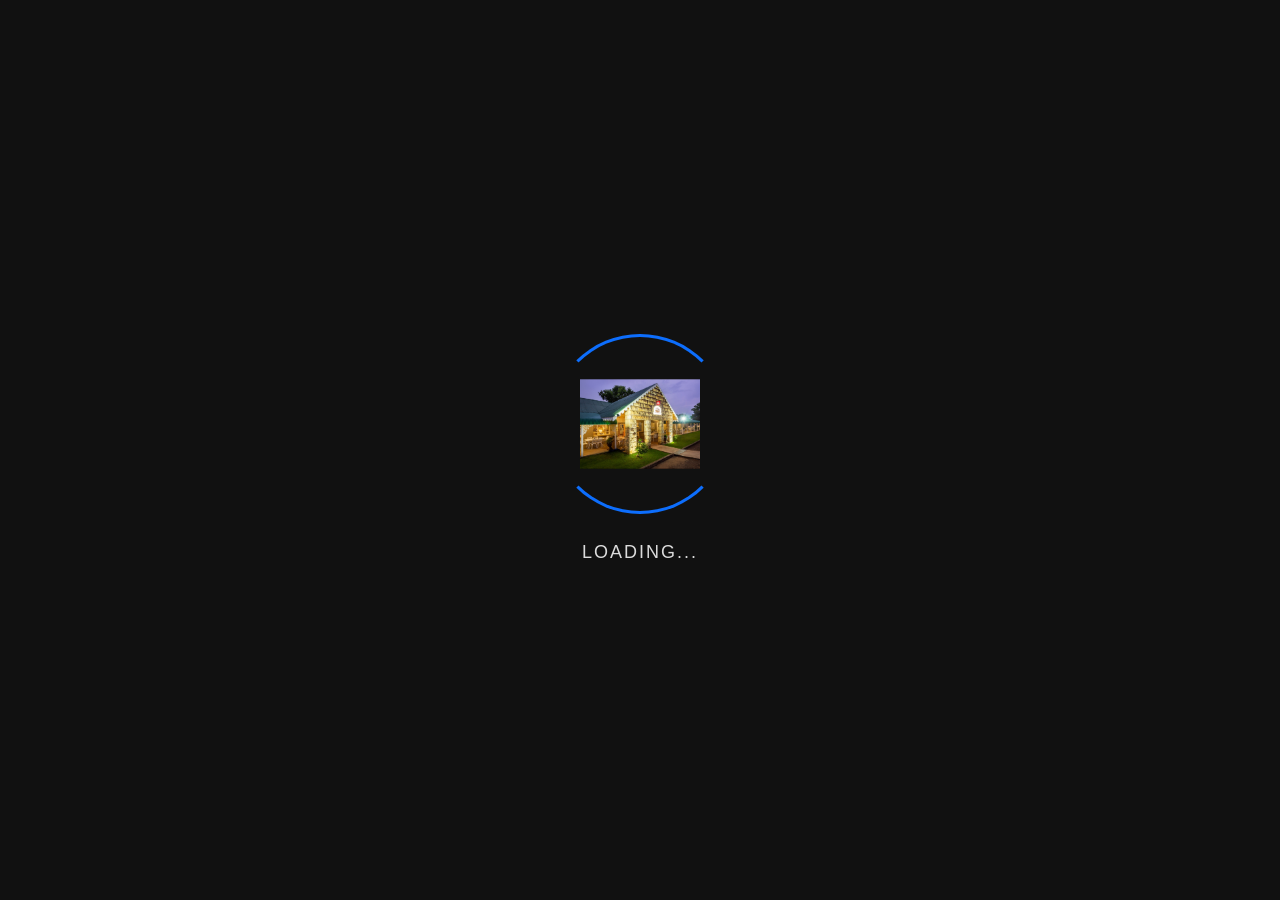
<file: artour/gallery.html>
<!DOCTYPE html>
<html lang="en">
<head>
<meta charset="UTF-8">
<meta name="viewport" content="width=device-width, initial-scale=1">

<title>FouriesM AR Platform</title>

<link rel="stylesheet" href="assets/css/bootstrap.min.css">
<link rel="stylesheet" href="assets/css/bootstrap-icons.min.css">
<link rel="stylesheet" href="assets/css/style.css">
<script src="assets/js/aframe.min.js"></script>
<script src="assets/js/mindar-image-aframe.prod.js"></script>

<style>

#ar-gallery {
    position: fixed;
    inset: 0;
    z-index: 3000;
    display: none;
    pointer-events: none;
    align-items: center;
    justify-content: center;
}

#ar-gallery.show {
    display: flex;
}

#ar-gallery .gallery-content {
    pointer-events: auto;
    width: min(92vw, 600px);
    padding: 15px;
}

.gallery-card {
    width: 100%;
    background: rgba(0, 0, 0, .72);
    backdrop-filter: blur(10px);
    -webkit-backdrop-filter: blur(10px);
    border: 1px solid rgba(255, 255, 255, .2);
    border-radius: 20px;
    padding: 12px;
    box-shadow:
        0 15px 40px rgba(0, 0, 0, .45);
}

.gallery-image-container {
    position: relative;
    width: 100%;
    aspect-ratio: 4 / 5;
    overflow: hidden;
    border-radius: 15px;
    background: #111;
}

.gallery-image {
    width: 100%;
    height: 100%;
    object-fit: cover;
    display: block;
    user-select: none;
    -webkit-user-drag: none;
    transition:
        opacity .25s ease,
        transform .25s ease;
}

.gallery-arrow {
    position: absolute;
    top: 50%;
    transform: translateY(-50%);
    width: 45px;
    height: 45px;
    border-radius: 50%;
    border: none;
    background: rgba(0, 0, 0, .65);
    color: white;
    display: flex;
    align-items: center;
    justify-content: center;
    font-size: 1.5rem;
    z-index: 5;
    transition: .2s ease;
}

.gallery-arrow:hover {
    background: rgba(230, 0, 0, .9);
}

.gallery-prev {
    left: 10px;
}

.gallery-next {
    right: 10px;
}

.gallery-counter {
    position: absolute;
    right: 10px;
    top: 10px;
    background: rgba(0, 0, 0, .65);
    color: white;
    padding: 5px 10px;
    border-radius: 20px;
    font-size: .8rem;
    z-index: 5;
}

.gallery-title {
    color: white;
    font-size: 1.1rem;
    font-weight: 600;
    margin-top: 12px;
    text-align: center;
}

.gallery-dots {
    display: flex;
    justify-content: center;
    gap: 7px;
    margin-top: 12px;
}

.gallery-dot {
    width: 8px;
    height: 8px;
    border-radius: 50%;
    background: rgba(255, 255, 255, .4);
    transition: .2s ease;
}

.gallery-dot.active {
    width: 22px;
    border-radius: 10px;
    background: #e60000;
}

@media (max-width: 576px) {
    .gallery-content {
        width: 94vw !important;
        padding: 8px !important;
    }
    .gallery-card {
        padding: 8px;
        border-radius: 16px;
    }

    .gallery-arrow {
        width: 40px;
        height: 40px;
        font-size: 1.2rem;
    }
}

@media (max-height: 500px) and (orientation: landscape) {
    .gallery-content {
        width: min(70vw, 600px);
    }
    .gallery-image-container {
        aspect-ratio: 16 / 7;
    }
}

@media (min-width: 992px) {
    .gallery-content {
        width: min(60vw, 650px);
    }
}

</style>
</head>
<body>

<div id="custom-loading">
  <div class="loading-container">
    <img class="loading-photo" src="../assets/images/fsb7.jpg" />
  </div>
  <div class="loading-text">Loading...</div>
</div>

<!-- YOUR SCANNING HTML STAYS EXACTLY THE SAME -->
<div id="example-scanning-overlay">
  <div class="inner">
    <div class="scanline"></div>
    <img src="../assets/images/fsb7.jpg" />
  </div>
</div>


<!-- FALLBACK PRE-LOAD HUD -->
<div class="bg-primary text-center" id="status">FouriesM AR Platform</div>

<div id="ar-gallery">
    <div class="gallery-content">
        <div class="gallery-card">
            <div
                class="gallery-image-container" id="gallerySwipeArea">
                <img id="galleryImage"class="gallery-image" src="../assets/images/dms1.jpg" alt="Gallery image">
                <div
                    id="galleryCounter"
                    class="gallery-counter"
                >
                    1 / 5
                </div>
                <button id="galleryPrev" class="gallery-arrow gallery-prev" type="button" aria-label="Previous image">
                    <i class="bi bi-chevron-left"></i>
                </button>
                <button id="galleryNext" class="gallery-arrow gallery-next" type="button" aria-label="Next image">
                    <i class="bi bi-chevron-right"></i>
                </button>
            </div>
            <div id="galleryTitle" class="gallery-title">
                Image 1
            </div>
            <div id="galleryDots" class="gallery-dots"></div>
        </div>
    </div>
</div>

<a-scene mindar-image="imageTargetSrc: fouriesm.mind; uiLoading: #custom-loading; uiScanning: #example-scanning-overlay;" embedded xr-mode-ui="enabled:false" device-orientation-permission-ui="enabled:false" color-space="sRGB" renderer="colorManagement:true">
  <a-camera position="0 0 0"></a-camera>
  <a-entity mindar-image-target="targetIndex:0">
     <a-plane position="0 0 0" width="2" height="1.2" color="#ffffff" opacity="0"></a-plane>
  </a-entity>
  
  <a-entity mindar-image-target="targetIndex:1">
     <a-plane position="0 0 0" width="2" height="1.2" color="#ffffff" opacity="0"></a-plane>
  </a-entity>
  
  <a-entity mindar-image-target="targetIndex:2">
     <a-plane position="0 0 0" width="2" height="1.2" color="#ffffff" opacity="0"></a-plane>
  </a-entity>
</a-scene>

<script>

const galleryImages = [
    {
        src: "../assets/images/dms1.jpg",
        title: "Fouriesburg Gallery Image 1"
    },
    {
        src: "../assets/images/fsb1.jpg",
        title: "Fouriesburg Gallery Image 2"
    },
    {
        src: "../assets/images/fsb7.jpg",
        title: "Fouriesburg Gallery Image 3"
    },
    {
        src: "../assets/images/fsb9.jpg",
        title: "Fouriesburg Gallery Image 4"
    },
    {
        src: "../assets/images/ssc1.jpg",
        title: "Fouriesburg Gallery Image 5"
    }
];

const gallery = document.querySelector("#ar-gallery");
const galleryImage = document.querySelector("#galleryImage");
const galleryTitle = document.querySelector("#galleryTitle");
const galleryCounter = document.querySelector("#galleryCounter");
const galleryDots = document.querySelector("#galleryDots");
const galleryPrev = document.querySelector("#galleryPrev");
const galleryNext = document.querySelector("#galleryNext");
const swipeArea = document.querySelector("#gallerySwipeArea");
const status = document.querySelector("#status");
const target = document.querySelector("[mindar-image-target]");

let currentImage = 0;

galleryImages.forEach((image, index) => {
    const dot = document.createElement("div");
    dot.className = "gallery-dot";
    dot.addEventListener("click", () => {
        currentImage = index;
        showImage();
    });
    galleryDots.appendChild(dot);
});

function showImage() {
    const image = galleryImages[currentImage];
    galleryImage.style.opacity = "0";
    setTimeout(() => {
        galleryImage.src = image.src;
        galleryImage.alt = image.title;
        galleryTitle.textContent = image.title;
        galleryCounter.textContent =
            `${currentImage + 1} / ${galleryImages.length}`;
        galleryImage.style.opacity = "1";
    }, 120);
    document
        .querySelectorAll(".gallery-dot")
        .forEach((dot, index) => {
            dot.classList.toggle(
                "active",
                index === currentImage
            );
        });
}

function nextImage() {
    currentImage++;
    if (currentImage >= galleryImages.length) {
        currentImage = 0;
    }
    showImage();
}

function previousImage() {
    currentImage--;
    if (currentImage < 0) {
        currentImage = galleryImages.length - 1;
    }
    showImage();
}

galleryNext.addEventListener(
    "click",
    nextImage
);
galleryPrev.addEventListener(
    "click",
    previousImage
);

let touchStartX = 0;
let touchEndX = 0;

swipeArea.addEventListener(
    "touchstart",
    (event) => {
        touchStartX =
            event.changedTouches[0].screenX;
    },
    {
        passive: true
    }
);

swipeArea.addEventListener(
    "touchend",
    (event) => {
        touchEndX =
            event.changedTouches[0].screenX;
        handleSwipe();
    },
    {
        passive: true
    }
);

function handleSwipe() {
    const difference =
        touchEndX - touchStartX;

    if (Math.abs(difference) < 50) {
        return;
    }
    if (difference < 0) {
        nextImage();
    } else {
        previousImage();
    }
}

target.addEventListener(
    "targetFound",
    () => {
        console.log(
            "MARKER FOUND - SHOWING CAROUSEL"
        );
        gallery.classList.add("show");
        status.style.display = "block";
        currentImage = 0;
        showImage();
    }
);

target.addEventListener(
    "targetLost",
    () => {
        console.log(
            "MARKER LOST - HIDING CAROUSEL"
        );
        gallery.classList.remove("show");
        status.style.display = "none";
    }
);

showImage();
</script>

</body>
</html>
</file>
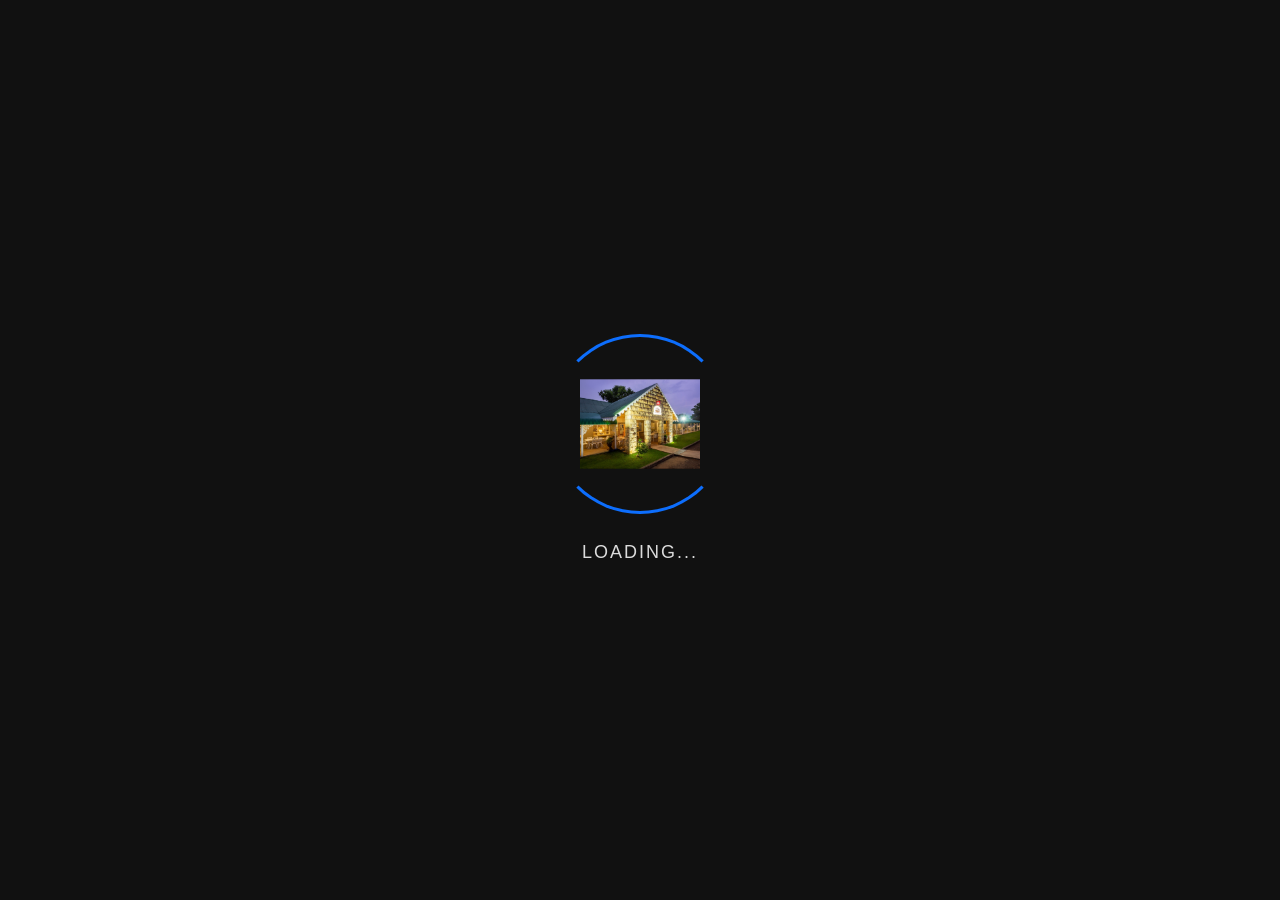
<file: artour/music.html>
<!DOCTYPE html>
<html lang="en">
<head>
<meta charset="UTF-8">

<meta name="viewport" content="width=device-width, initial-scale=1">

<title>FouriesM AR Platform</title>

<link rel="stylesheet" href="assets/css/bootstrap.min.css">
<link rel="stylesheet" href="assets/css/style.css">
<link rel="stylesheet" href="assets/css/bootstrap-icons.min.css">
<script src="assets/js/aframe.min.js"></script>
<script src="assets/js/mindar-image-aframe.prod.js"></script>
<style>

#ar-music {
    position: fixed;
    inset: 0;
    z-index: 3000;
    display: none;
    align-items: center;
    justify-content: center;
    pointer-events: none;
}

#ar-music.show {
    display: flex;
}

#ar-music .music-content {
    width: min(94vw, 600px);
    padding: 10px;
    pointer-events: auto;
}

.music-card {
    background: rgba(0,0,0,.82);
    backdrop-filter: blur(12px);
    -webkit-backdrop-filter: blur(12px);
    border: 1px solid rgba(255,255,255,.15);
    border-radius: 25px;
    padding: 20px;
    color: white;
    text-align: center;
    box-shadow:
        0 15px 40px rgba(0,0,0,.6);
}

.music-thumbnail {
    width: min(70vw, 320px);
    aspect-ratio: 1 / 1;
    object-fit: cover;
    display: block;
    margin: 0 auto;
    border-radius: 20px;
    box-shadow:
        0 10px 30px rgba(0,0,0,.5);
}

.music-title {
    margin-top: 18px;
    font-size: 1.3rem;
    font-weight: 700;
}

.music-artist {
    margin-top: 5px;
    margin-bottom: 18px;
    color: rgba(255,255,255,.65);
}

#audioPlayer {
    width: 100%;
}

.music-navigation {
    display: flex;
    justify-content: center;
    align-items: center;
    gap: 15px;
    margin-top: 18px;
}

.music-navigation button {
    width: 48px;
    height: 48px;
    border-radius: 50%;
    display: flex;
    align-items: center;
    justify-content: center;
    font-size: 1.1rem;
}

#musicPlay {
    width: 58px;
    height: 58px;
    font-size: 1.4rem;
}

.music-counter {
    margin-top: 15px;
    color: rgba(255,255,255,.6);
    font-size: .85rem;
}

.music-dots {
    display: flex;
    justify-content: center;
    align-items: center;
    gap: 7px;
    margin-top: 12px;
}

.music-dot {
    width: 8px;
    height: 8px;
    border-radius: 50%;
    background: rgba(255,255,255,.4);
    cursor: pointer;
    transition: .2s;
}

.music-dot.active {
    width: 22px;
    border-radius: 10px;
    background: #e60000;
}

@media (max-width: 576px) {
    .music-content {
        width: 95vw;
        padding: 7px;
    }

    .music-card {
        padding: 15px;
        border-radius: 20px;
    }

    .music-thumbnail {
        width: min(70vw, 280px);
    }
}

@media (
    max-height: 500px
) and (
    orientation: landscape
) {
    .music-content {
        width: min(70vw, 550px);
    }

    .music-thumbnail {
        width: 180px;
    }

    .music-card {
        padding: 10px;
    }

    .music-title {
        margin-top: 8px;
    }
}

@media (min-width: 992px) {
    .music-content {
        width: min(55vw, 600px);
    }
}

</style>
</head>
<body>

<div id="custom-loading">
  <div class="loading-container">
    <img class="loading-photo" src="../assets/images/fsb7.jpg" />
  </div>
  <div class="loading-text">Loading...</div>
</div>

<!-- YOUR SCANNING HTML STAYS EXACTLY THE SAME -->
<div id="example-scanning-overlay">
  <div class="inner">
    <div class="scanline"></div>
    <img src="../assets/images/fsb7.jpg" />
  </div>
</div>


<!-- FALLBACK PRE-LOAD HUD -->
<div class="bg-primary text-center" id="status">FouriesM AR Platform</div>

<div id="ar-music">
    <div class="music-content">
        <div class="music-card">
            <img id="musicThumbnail" class="music-thumbnail" src="../assets/images/fsb7.jpg" alt="Song thumbnail">
            <div id="musicTitle" class="music-title">
                Fouriesburg Song 1
            </div>
            <div id="musicArtist" class="music-artist">
                Fouriesburg Music
            </div>

            <audio id="audioPlayer" controls preload="metadata">
                <source id="audioSource" src="" type="audio/mpeg">
                Your browser does not support audio.
            </audio>

            <div class="music-navigation">
               <button
                    id="musicPrev" class="btn btn-outline-light" type="button">
                    <i class="bi bi-skip-backward-fill"></i>
                </button>

                <button id="musicPlay" class="btn btn-danger" type="button" >
                    <i class="bi bi-play-fill"></i>
                </button>
                <button id="musicNext" class="btn btn-outline-light" type="button">
                    <i class="bi bi-skip-forward-fill"></i>
                </button>
            </div>
            <div id="musicCounter" class="music-counter">
                1 / 3
            </div>

            <div id="musicDots" class="music-dots"
            ></div>
        </div>
    </div>
</div>

<a-scene mindar-image="imageTargetSrc: fouriesm.mind; uiLoading: #custom-loading; uiScanning: #example-scanning-overlay;" embedded xr-mode-ui="enabled:false" device-orientation-permission-ui="enabled:false" color-space="sRGB" renderer="colorManagement:true">
  <a-camera position="0 0 0"></a-camera>
  <a-entity mindar-image-target="targetIndex:0">
     <a-plane position="0 0 0" width="2" height="1.2" color="#ffffff" opacity="0"></a-plane>
  </a-entity>
  
  <a-entity mindar-image-target="targetIndex:1">
     <a-plane position="0 0 0" width="2" height="1.2" color="#ffffff" opacity="0"></a-plane>
  </a-entity>
  
  <a-entity mindar-image-target="targetIndex:2">
     <a-plane position="0 0 0" width="2" height="1.2" color="#ffffff" opacity="0"></a-plane>
  </a-entity>
</a-scene>

<script>

const songs = [
    {
        audio: "assets/music/song1.mp3",
        thumbnail: "../assets/images/fsb9.jpg",
        title: "Fouriesburg Song 1",
        artist: "Fouriesburg Music"
    },
    {
        audio: "assets/music/song2.mp3",
        thumbnail: "../assets/images/dms1.jpg",
        title: "Fouriesburg Song 2",
        artist: "Fouriesburg Music"
    },
    {
        audio: "assets/music/song3.mp3",
        thumbnail: "../assets/images/fsb7.jpg",
        title: "Fouriesburg Song 3",
        artist: "Fouriesburg Music"
    }
];

const target =
    document.querySelector(
        "[mindar-image-target]"
    );
const musicAR =
    document.querySelector(
        "#ar-music"
    );
const audioPlayer =
    document.querySelector(
        "#audioPlayer"
    );
const audioSource =
    document.querySelector(
        "#audioSource"
    );
const musicThumbnail =
    document.querySelector(
        "#musicThumbnail"
    );
const musicTitle =
    document.querySelector(
        "#musicTitle"
    );
const musicArtist =
    document.querySelector(
        "#musicArtist"
    );
const musicCounter =
    document.querySelector(
        "#musicCounter"
    );
const musicDots =
    document.querySelector(
        "#musicDots"
    );
const musicPlay =
    document.querySelector(
        "#musicPlay"
    );
const status =
    document.querySelector(
        "#status"
    );
let currentSong = 0;

songs.forEach(
    (song, index) => {
        const dot =
            document.createElement(
                "div"
            );
        dot.className =
            "music-dot";

        if (index === 0) {
            dot.classList.add(
                "active"
            );
        }

        dot.addEventListener(
            "click",
            () => {
                currentSong = index;
                showSong();
            }
        );
        musicDots.appendChild(
            dot
        );
    }
);

function showSong() {
    const song = songs[currentSong];
  audioPlayer.pause();
    audioSource.src = song.audio;
    musicThumbnail.src = song.thumbnail;
    musicTitle.textContent = song.title;
    musicArtist.textContent = song.artist;
    musicCounter.textContent = `${currentSong + 1} / ${songs.length}`;
    audioPlayer.load();
    musicPlay.innerHTML =
        '<i class="bi bi-play-fill"></i>';

        document
        .querySelectorAll(
            ".music-dot"
        )
        .forEach(
            (dot, index) => {
                dot.classList.toggle(
                    "active",
                    index === currentSong
                );
            }
        );
}

document
    .querySelector("#musicNext")
    .addEventListener(
        "click",
        () => {
            currentSong++;
            if (
                currentSong >=
                songs.length
            ) {
                currentSong = 0;
            }
            showSong();
        }
    );

document
    .querySelector("#musicPrev")
    .addEventListener(
        "click",
        () => {
            currentSong--;
            if (
                currentSong < 0
            ) {
                currentSong =
                    songs.length - 1;
            }
            showSong();
        }
    );
musicPlay.addEventListener(
    "click",
    () => {
        if (
            audioPlayer.paused
        ) {
            audioPlayer.play();
        }
        else {
            audioPlayer.pause();
        }
    }
);

audioPlayer.addEventListener(
    "play",
    () => {
        musicPlay.innerHTML =
            '<i class="bi bi-pause-fill"></i>';
    }
);

audioPlayer.addEventListener(
    "pause",
    () => {
        musicPlay.innerHTML =
            '<i class="bi bi-play-fill"></i>';
    }
);

audioPlayer.addEventListener(
    "ended",
    () => {
        currentSong++;
        if (
            currentSong >=
            songs.length
        ) {
            currentSong = 0;
        }
        showSong();
    }
);

target.addEventListener(
    "targetFound",
    () => {
        console.log(
            "TARGET FOUND"
        );
        musicAR.classList.add(
            "show"
        );
        status.style.display =
            "block";
        currentSong = 0;
        showSong();
    }
);

target.addEventListener(
    "targetLost",
    () => {
        console.log(
            "TARGET LOST"
        );
        musicAR.classList.remove(
            "show"
        );
        audioPlayer.pause();
        audioPlayer.currentTime = 0;

        status.style.display =
            "none";
    }
);

showSong();

</script>

</body>

</html>
</file>
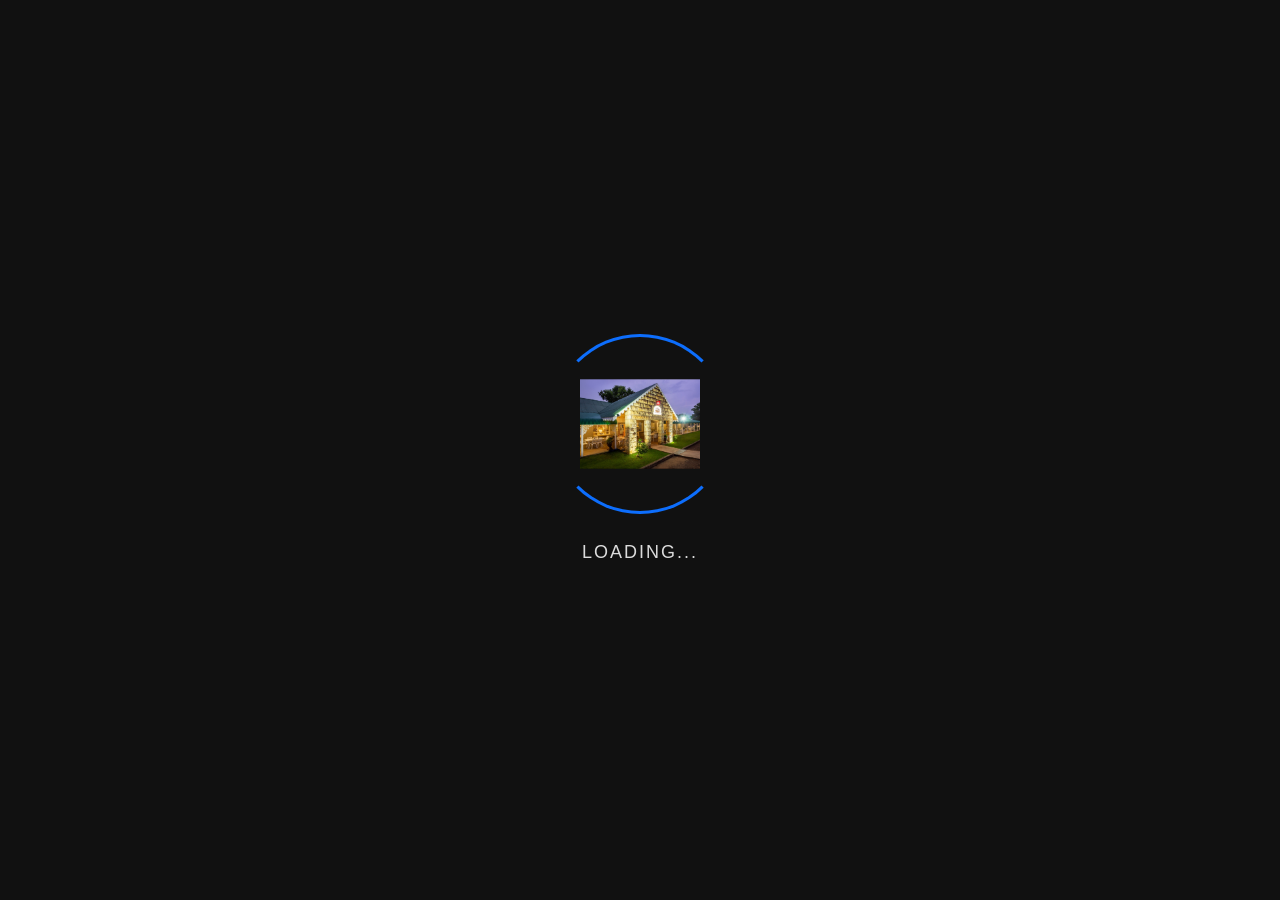
<file: artour/video.html>
<html lang="en">
<head>
<meta charset="UTF-8">
<meta name="viewport" content="width=device-width, initial-scale=1">

<title>FouriesM AR Platform</title>

<link rel="stylesheet" href="assets/css/bootstrap.min.css">
<link rel="stylesheet" href="assets/css/bootstrap-icons.min.css">
<link rel="stylesheet" href="assets/css/style.css">
<script src="assets/js/aframe.min.js"></script>
<script src="assets/js/mindar-image-aframe.prod.js"></script>
<style>

#ar-video {
    position: fixed;
    inset: 0;
    z-index: 3000;
    display: none;
    align-items: center;
    justify-content: center;
    pointer-events: none;
}

#ar-video.show {
    display: flex;
}

.video-content {
    width: min(94vw, 700px);
    padding: 10px;
    pointer-events: auto;
}

.video-card {
    background: rgba(0,0,0,.82);
    backdrop-filter: blur(12px);
    -webkit-backdrop-filter: blur(12px);
    border: 1px solid rgba(255,255,255,.15);
    border-radius: 20px;
    padding: 10px;
    box-shadow:
        0 15px 40px rgba(0,0,0,.6);
}

.video-container {
    position: relative;
    width: 100%;
    aspect-ratio: 4 / 5;
    background: #000;
    border-radius: 15px;
    overflow: hidden;
}

.video-container video {
    width: 100%;
    height: 100%;
    display: block;
    object-fit: contain;
    background: #000;
}

.video-counter {
    position: absolute;
    top: 10px;
    right: 10px;
    z-index: 10;
    color: white;
    background: rgba(0,0,0,.75);
    padding: 5px 10px;
    border-radius: 20px;
    font-size: .8rem;
}

.video-arrow {
    position: absolute;
    top: 50%;
    transform: translateY(-50%);
    width: 45px;
    height: 45px;
    border: 0;
    border-radius: 50%;
    background: rgba(0,0,0,.7);
    color: white;
    display: flex;
    align-items: center;
    justify-content: center;
    z-index: 20;
    font-size: 1.3rem;
}

.video-arrow:hover {
    background: #e60000;
}

.video-prev {
    left: 10px;
}

.video-next {
    right: 10px;
}

.video-title {
    color: white;
    text-align: center;
    font-size: 1.05rem;
    font-weight: 600;
    margin-top: 12px;
}

.video-dots {
    display: flex;
    justify-content: center;
    align-items: center;
    gap: 7px;
    margin-top: 10px;
}

.video-dot {
    width: 8px;
    height: 8px;
    border-radius: 50%;
    background: rgba(255,255,255,.4);
    cursor: pointer;
    transition: .2s;
}

.video-dot.active {
    width: 22px;
    border-radius: 10px;
    background: #e60000;
}

@media (max-width: 576px) {
    .video-content {
        width: 95vw;
        padding: 7px;
    }

    .video-card {
        padding:
        border-radius: 16px;
    }

    .video-arrow {
        width: 40px;
        height: 40px;
        font-size: 1.1rem;
    }

}

@media (
    max-height: 500px
) and (
    orientation: landscape
) {
    .video-content {
        width: min(75vw, 650px);
    }
    .video-container {
        aspect-ratio: 16 / 8;
    }
}

@media (min-width: 992px) {
    .video-content {
        width: min(65vw, 700px);
    }
}

</style>
</head>
<body>

<div id="custom-loading">
  <div class="loading-container">
    <img class="loading-photo" src="../assets/images/fsb7.jpg" />
  </div>
  <div class="loading-text">Loading...</div>
</div>

<!-- YOUR SCANNING HTML STAYS EXACTLY THE SAME -->
<div id="example-scanning-overlay">
  <div class="inner">
    <div class="scanline"></div>
    <img src="../assets/images/fsb7.jpg" />
  </div>
</div>


<!-- FALLBACK PRE-LOAD HUD -->
<div class="bg-primary text-center" id="status">FouriesM AR Platform</div>

<div id="ar-video">
    <div class="video-content">
        <div class="video-card">
            <div class="video-container">
                <video id="arVideo" playsinline controls preload="metadata">
                    <source id="videoSource" src="" type="video/mp4">
                    Your browser does not support video.
                </video>
                <div id="videoCounter" class="video-counter">
                    1 / 3
                </div>
                <button id="videoPrev" class="video-arrow video-prev" type="button">
                    <i class="bi bi-chevron-left"></i>
                </button>
                <button id="videoNext" class="video-arrow video-next" type="button">
                    <i class="bi bi-chevron-right"></i>
                </button>
            </div>
            <div id="videoTitle" class="video-title">
                Fouriesburg Video 1
            </div>
            <div id="videoDots" class="video-dots"></div>
        </div>
    </div>
</div>

<a-scene mindar-image="imageTargetSrc: fouriesm.mind; uiLoading: #custom-loading; uiScanning: #example-scanning-overlay;" embedded xr-mode-ui="enabled:false" device-orientation-permission-ui="enabled:false" color-space="sRGB" renderer="colorManagement:true">
  <a-camera position="0 0 0"></a-camera>
  <a-entity mindar-image-target="targetIndex:0">
     <a-plane position="0 0 0" width="2" height="1.2" color="#ffffff" opacity="0"></a-plane>
  </a-entity>
  
  <a-entity mindar-image-target="targetIndex:1">
     <a-plane position="0 0 0" width="2" height="1.2" color="#ffffff" opacity="0"></a-plane>
  </a-entity>
  
  <a-entity mindar-image-target="targetIndex:2">
     <a-plane position="0 0 0" width="2" height="1.2" color="#ffffff" opacity="0"></a-plane>
  </a-entity>
<script>

const videos = [
    {
        src: "../assets/video/vid1.mp4",
        title: "Fouriesburg Video 1"
    },
    {
        src: "../assets/video/vid2.mp4",
        title: "Fouriesburg Video 2"
    },
    {
        src: "../assets/video/vid3.mp4",
        title: "Fouriesburg Video 3"
    }
];

const target =
    document.querySelector(
        "[mindar-image-target]"
    );

const arVideo =
    document.querySelector(
        "#arVideo"
    );

const videoSource =
    document.querySelector(
        "#videoSource"
    );

const videoAR =
    document.querySelector(
        "#ar-video"
    );

const videoTitle =
    document.querySelector(
        "#videoTitle"
    );

const videoCounter =
    document.querySelector(
        "#videoCounter"
    );

const videoDots =
    document.querySelector(
        "#videoDots"
    );

const status =
    document.querySelector(
        "#status"
    );

let currentVideo = 0;
videos.forEach(
    (video, index) => {
        const dot =
            document.createElement("div");
        dot.className =
            "video-dot";
        if (index === 0) {
            dot.classList.add("active");
        }
        dot.addEventListener(
            "click",
            () => {
                currentVideo = index;
                showVideo();
            }
        );
        videoDots.appendChild(dot);
    }
);

function showVideo() {
    const video =
        videos[currentVideo];
    arVideo.pause();
    videoSource.src =
        video.src;
    arVideo.load();
    videoTitle.textContent =
        video.title;
    videoCounter.textContent =
        `${currentVideo + 1} / ${videos.length}`;
    document
        .querySelectorAll(".video-dot")
        .forEach(
            (dot, index) => {
                dot.classList.toggle(
                    "active",
                    index === currentVideo
                );
            }
        );
}

document
    .querySelector("#videoNext")
    .addEventListener(
        "click",
        () => {
            currentVideo++;
            if (
                currentVideo >=
                videos.length
            ) {
                currentVideo = 0;
            }
            showVideo();
        }
    );
document
    .querySelector("#videoPrev")
    .addEventListener(
        "click",
        () => {
            currentVideo--;
            if (
                currentVideo < 0
            ) {
                currentVideo =
                    videos.length - 1;
            }
            showVideo();
        }
    );
target.addEventListener(
    "targetFound",
    () => {
        console.log(
            "TARGET FOUND"
        );
        videoAR.classList.add(
            "show"
        );
        status.style.display =
            "block";
        currentVideo = 0;
        showVideo();
    }
);

target.addEventListener(
    "targetLost",
    () => {
        console.log(
            "TARGET LOST"
        );
        videoAR.classList.remove(
            "show"
        );
        arVideo.pause();
        arVideo.currentTime = 0;
        status.style.display =
            "none";
    }
);

showVideo();
</script>
</body>

</html>
</file>
<file: assets/css/styles.css>
:root {
--bg:#050816;
--bg2:#08101f;
--glass:rgba(255,255,255,.055);
--glass2:rgba(255,255,255,.09);
--border:rgba(255,255,255,.12);
--text:#f8fafc;
--muted:#94a3b8;
--blue:#38bdf8;
--purple:#8b5cf6;
--green:#34d399;
}

*{box-sizing:border-box}

html{
scroll-behavior:smooth;
}

body{
margin:0;
background:
radial-gradient(circle at 10% 10%,rgba(56,189,248,.12),transparent 30%),
radial-gradient(circle at 90% 20%,rgba(139,92,246,.13),transparent 30%),
radial-gradient(circle at 50% 80%,rgba(52,211,153,.08),transparent 35%),
var(--bg);
color:var(--text);
font-family:Inter,system-ui,-apple-system,BlinkMacSystemFont,"Segoe UI",sans-serif;
overflow-x:hidden;
}

body:before{
content:"";
position:fixed;
inset:0;
pointer-events:none;
background-image:
linear-gradient(rgba(255,255,255,.018) 1px,transparent 1px),
linear-gradient(90deg,rgba(255,255,255,.018) 1px,transparent 1px);
background-size:70px 70px;
mask-image:linear-gradient(to bottom,black,transparent 85%);
z-index:-1;
}

a{
text-decoration:none;
}

.navbar{
position:fixed;
top:18px;
left:0;
right:0;
z-index:1000;
}

.nav-shell{
background:rgba(5,8,22,.62);
border:1px solid rgba(255,255,255,.12);
backdrop-filter:blur(20px);
-webkit-backdrop-filter:blur(20px);
border-radius:22px;
box-shadow:0 20px 60px rgba(0,0,0,.25);
}

.navbar-brand{
font-weight:800;
letter-spacing:-.04em;
color:#fff!important;
}

.logo-dot{
display:inline-block;
width:9px;
height:9px;
background:var(--blue);
border-radius:50%;
margin-right:7px;
box-shadow:0 0 18px var(--blue);
}

.nav-link{
color:#cbd5e1!important;
font-weight:600;
font-size:.9rem;
padding:.7rem 1rem!important;
}

.nav-link:hover{
color:#fff!important;
}

.hero{
min-height:100vh;
position:relative;
display:flex;
align-items:center;
overflow:hidden;
padding:130px 0 80px;
}

.hero-image{
position:absolute;
inset:0;
background:
linear-gradient(90deg,rgba(5,8,22,.95) 0%,rgba(5,8,22,.72) 42%,rgba(5,8,22,.35) 100%),
linear-gradient(0deg,rgba(5,8,22,.9),transparent 55%),
url("../images/fsb7.jpg") center/cover no-repeat;
z-index:-2;
}

.hero:after{
content:"";
position:absolute;
width:500px;
height:500px;
right:-150px;
top:10%;
background:radial-gradient(circle,rgba(56,189,248,.2),transparent 65%);
filter:blur(20px);
z-index:-1;
}

.hero-content{
max-width:800px;
}

.badge-live{
display:inline-flex;
align-items:center;
gap:8px;
padding:9px 15px;
border-radius:999px;
background:rgba(52,211,153,.09);
border:1px solid rgba(52,211,153,.25);
color:#86efac;
font-size:.8rem;
font-weight:700;
margin-bottom:25px;
}

.live-dot{
width:7px;
height:7px;
border-radius:50%;
background:#34d399;
box-shadow:0 0 14px #34d399;
animation:pulse 2s infinite;
}

@keyframes pulse{
0%,100%{opacity:1;transform:scale(1)}
50%{opacity:.5;transform:scale(.75)}
}

.hero h1{
font-size:clamp(3.1rem,7vw,6.8rem);
line-height:.93;
font-weight:850;
letter-spacing:-.065em;
margin-bottom:30px;
}

.gradient-text{
background:linear-gradient(100deg,#fff 0%,#7dd3fc 45%,#a78bfa 100%);
-webkit-background-clip:text;
background-clip:text;
color:transparent;
}

.hero p{
font-size:1.12rem;
line-height:1.8;
color:#cbd5e1;
max-width:680px;
}

.btn-main{
border:0;
border-radius:14px;
padding:14px 23px;
font-weight:750;
color:#04111d;
background:linear-gradient(135deg,#7dd3fc,#38bdf8);
box-shadow:0 10px 35px rgba(56,189,248,.2);
transition:.3s;
}

.btn-main:hover{
transform:translateY(-3px);
box-shadow:0 16px 45px rgba(56,189,248,.32);
color:#04111d;
}

.btn-glass{
border:1px solid rgba(255,255,255,.17);
border-radius:14px;
padding:14px 23px;
font-weight:700;
color:#fff;
background:rgba(255,255,255,.06);
backdrop-filter:blur(10px);
transition:.3s;
}

.btn-glass:hover{
background:rgba(255,255,255,.11);
color:#fff;
transform:translateY(-3px);
}

.hero-stats{
margin-top:55px;
display:flex;
gap:45px;
flex-wrap:wrap;
}

.hero-stat strong{
display:block;
font-size:1.7rem;
font-weight:800;
}

.hero-stat span{
font-size:.78rem;
color:#94a3b8;
text-transform:uppercase;
letter-spacing:.1em;
}

.section{
padding:110px 0;
position:relative;
}

.section-label{
display:inline-flex;
padding:7px 12px;
border-radius:999px;
border:1px solid rgba(56,189,248,.2);
background:rgba(56,189,248,.06);
color:#7dd3fc;
font-size:.75rem;
font-weight:800;
text-transform:uppercase;
letter-spacing:.12em;
margin-bottom:17px;
}

.section-title{
font-size:clamp(2.3rem,5vw,4rem);
font-weight:850;
letter-spacing:-.055em;
line-height:1;
}

.section-subtitle{
color:var(--muted);
max-width:700px;
font-size:1.05rem;
line-height:1.8;
}

.glass{
background:linear-gradient(145deg,rgba(255,255,255,.09),rgba(255,255,255,.035));
border:1px solid var(--border);
backdrop-filter:blur(22px);
-webkit-backdrop-filter:blur(22px);
box-shadow:0 30px 80px rgba(0,0,0,.2);
}

.investment-strip{
margin-top:-45px;
position:relative;
z-index:5;
}

.metric-card{
padding:28px;
height:100%;
border-radius:22px;
}

.metric-card i{
font-size:1.4rem;
color:var(--blue);
}

.metric{
font-size:2rem;
font-weight:850;
letter-spacing:-.04em;
margin-top:15px;
}

.metric-label{
color:#94a3b8;
font-size:.82rem;
}

.map-section{
background:
radial-gradient(circle at 80% 40%,rgba(139,92,246,.08),transparent 35%);
}

.map-info{
padding-right:30px;
}

.map-frame{
border-radius:30px;
padding:10px;
position:relative;
overflow:hidden;
}

.map-frame:before{
content:"";
position:absolute;
inset:0;
border-radius:30px;
box-shadow:inset 0 0 80px rgba(56,189,248,.06);
pointer-events:none;
}

.map-inner{
border-radius:23px;
overflow:hidden;
background:#020617;
position:relative;
}

.map-inner svg{
display:block;
width:100%;
height:auto;
}

.map-hotspot rect{
cursor:pointer;
}

.map-hotspot:hover rect{
fill:#38bdf8!important;
fill-opacity:.08!important;
}

.instructions{
margin-top:30px;
padding:22px;
border-radius:20px;
}

.instruction{
display:flex;
gap:12px;
align-items:flex-start;
margin-bottom:17px;
}

.instruction:last-child{
margin-bottom:0;
}

.instruction-icon{
width:34px;
height:34px;
border-radius:10px;
display:grid;
place-items:center;
background:rgba(56,189,248,.08);
color:var(--blue);
flex-shrink:0;
}

.instruction strong{
display:block;
font-size:.9rem;
}

.instruction span{
font-size:.78rem;
color:#64748b;
}

.tech-card{
height:100%;
border-radius:26px;
overflow:hidden;
transition:.4s;
}

.tech-card:hover{
transform:translateY(-8px);
border-color:rgba(56,189,248,.28);
box-shadow:0 35px 90px rgba(0,0,0,.35);
}

.tech-image{
height:220px;
overflow:hidden;
position:relative;
}

.tech-image img{
width:100%;
height:100%;
object-fit:cover;
transition:.6s;
}

.tech-card:hover .tech-image img{
transform:scale(1.07);
}

.tech-overlay{
position:absolute;
inset:0;
background:linear-gradient(0deg,rgba(5,8,22,.9),transparent 70%);
}

.tech-content{
padding:25px;
}

.tech-icon{
width:48px;
height:48px;
border-radius:15px;
display:grid;
place-items:center;
background:rgba(56,189,248,.09);
border:1px solid rgba(56,189,248,.13);
color:var(--blue);
font-size:1.25rem;
margin-bottom:20px;
}

.tech-content h4{
font-weight:800;
letter-spacing:-.03em;
}

.tech-content p{
color:#94a3b8;
font-size:.9rem;
line-height:1.7;
}

.tech-link{
display:inline-flex;
align-items:center;
gap:7px;
color:#7dd3fc;
font-weight:700;
font-size:.85rem;
}

.story{
position:relative;
overflow:hidden;
}

.story-image{
min-height:500px;
border-radius:30px;
overflow:hidden;
position:relative;
}

.story-image img{
width:100%;
height:100%;
object-fit:cover;
position:absolute;
inset:0;
}

.story-image:after{
content:"";
position:absolute;
inset:0;
background:linear-gradient(90deg,transparent,rgba(5,8,22,.35));
}

.story-card{
padding:40px;
border-radius:28px;
margin-left:-80px;
position:relative;
z-index:2;
}

.story-card h3{
font-size:2.3rem;
font-weight:850;
letter-spacing:-.05em;
}

.story-point{
display:flex;
gap:14px;
margin-top:25px;
}

.story-point i{
color:var(--green);
font-size:1.1rem;
}

.story-point strong{
display:block;
}

.story-point span{
color:#94a3b8;
font-size:.85rem;
line-height:1.6;
}

.roadmap{
position:relative;
max-width:850px;
margin:auto;
}

.roadmap:before{
content:"";
position:absolute;
left:22px;
top:10px;
bottom:10px;
width:1px;
background:linear-gradient(var(--blue),rgba(255,255,255,.05));
}

.road-item{
display:flex;
gap:25px;
position:relative;
margin-bottom:42px;
}

.road-dot{
width:45px;
height:45px;
border-radius:50%;
display:grid;
place-items:center;
background:#071221;
border:1px solid rgba(56,189,248,.35);
color:var(--blue);
box-shadow:0 0 25px rgba(56,189,248,.12);
flex-shrink:0;
z-index:2;
}

.road-content{
padding:25px;
border-radius:22px;
flex:1;
}

.road-content small{
color:#7dd3fc;
font-weight:800;
text-transform:uppercase;
letter-spacing:.1em;
}

.road-content h4{
font-weight:800;
margin:7px 0;
}

.road-content p{
color:#94a3b8;
font-size:.9rem;
line-height:1.7;
margin:0;
}

.investor{
padding:110px 0;
}

.investor-box{
border-radius:35px;
padding:75px;
position:relative;
overflow:hidden;
background:
radial-gradient(circle at 85% 20%,rgba(56,189,248,.18),transparent 30%),
radial-gradient(circle at 20% 90%,rgba(139,92,246,.18),transparent 30%),
rgba(255,255,255,.045);
}

.investor-box:before{
content:"";
position:absolute;
inset:1px;
border-radius:34px;
border:1px solid rgba(255,255,255,.1);
pointer-events:none;
}

.investor-box h2{
font-size:clamp(2.5rem,5vw,4.5rem);
font-weight:850;
letter-spacing:-.06em;
line-height:1;
}

.investor-box p{
max-width:650px;
color:#aebaca;
line-height:1.8;
}

.footer{
padding:70px 0 35px;
border-top:1px solid rgba(255,255,255,.07);
background:#03050d;
}

.footer-brand{
font-size:1.3rem;
font-weight:850;
}

.footer p,.footer a{
color:#64748b;
font-size:.85rem;
}

.footer a:hover{
color:#fff;
}

.footer-title{
font-weight:750;
color:#fff;
margin-bottom:17px;
font-size:.9rem;
}

.social{
width:38px;
height:38px;
border:1px solid rgba(255,255,255,.1);
border-radius:12px;
display:grid;
place-items:center;
color:#94a3b8;
transition:.3s;
}

.social:hover{
color:#fff;
background:rgba(255,255,255,.06);
}

.modal-content{
background:#050816;
border:1px solid rgba(255,255,255,.1);
}

.modal-header{
border-bottom:1px solid rgba(255,255,255,.08);
}

.modal-body iframe{
min-height:calc(100vh - 70px);
}

@media(max-width:991px){
.nav-shell{
border-radius:18px;
}

.navbar-collapse{
padding:15px 5px 8px;
}

.hero{
padding-top:150px;
}

.hero h1{
font-size:clamp(3rem,13vw,5rem);
}

.map-info{
padding-right:0;
margin-bottom:35px;
}

.story-card{
margin-left:0;
margin-top:-70px;
margin-left:20px;
margin-right:20px;
}

.investor-box{
padding:45px 30px;
}
}

@media(max-width:576px){
.navbar{
top:10px;
}

.nav-shell{
margin:0 8px;
}

.hero{
min-height:100svh;
padding:140px 0 60px;
}

.hero p{
font-size:.98rem;
}

.hero-stats{
gap:25px;
margin-top:40px;
}

.hero-stat strong{
font-size:1.35rem;
}

.section{
padding:75px 0;
}

.section-title{
font-size:2.5rem;
}

.map-frame{
padding:5px;
border-radius:20px;
}

.map-inner{
border-radius:16px;
}

.story-image{
min-height:350px;
}

.story-card{
padding:28px;
}

.story-card h3{
font-size:1.9rem;
}

.roadmap:before{
left:19px;
}

.road-dot{
width:39px;
height:39px;
}

.road-item{
gap:15px;
}

.road-content{
padding:20px;
}

.investor-box{
padding:38px 22px;
border-radius:25px;
}

.investor-box h2{
font-size:2.6rem;
}
}
</file>
<file: artour/assets/css/style.css>
html, body {
    overflow: hidden !important;
    position: fixed !important;
    width: 100% !important;
    height: 100% !important;
    margin: 0 !important;
    padding: 0 !important;
    -webkit-overflow-scrolling: touch;
}

#dashboard {
    position: absolute !important;
    top: 0;
    left: 0;
    width: 100% !important;
    height: 100% !important;
    z-index: 9999 !important; 
    pointer-events: none !important; 
    display: flex;
    flex-direction: column;
    justify-content: center; 
    padding: 20px;
    box-sizing: border-box;
    opacity: 0;
    visibility: hidden;
    transition: opacity 0.4s ease, visibility 0.4s ease;
}

#dashboard.show {
    opacity: 1 !important;
    visibility: visible !important;
}

#dashboard .title, #dashboard .grid {
    pointer-events: auto !important;
}

.grid {
    display: grid !important;
    grid-template-columns: repeat(3, 1fr) !important; 
    gap: 15px !important;
    max-width: 500px;
    width: 100%;
    margin: 0 auto;
}

@media (max-width: 576px) {
    .grid {
        grid-template-columns: repeat(3, 1fr) !important; 
    }
}

.label {
    color: #ffffff !important;
    font-size: 11px;
    font-weight: 600;
    text-transform: uppercase;
    letter-spacing: 0.8px; 
    opacity: 0.9;
}

#status {
    position: absolute;
    top: 20px;
    left: 50%;
    transform: translateX(-50%);
    background: rgba(0,0,0,.75);
    color: white;
    padding: 10px 20px;
    border-radius: 20px;
    z-index: 999;
    font-size: 14px;
    pointer-events: none;
    width: max-content !important;
    max-width: 85% !important;
    white-space: normal !important;
    text-align: center !important;
    line-height: 1.4;
}

#dashboard.show ~ #status {
    display: none !important;
}

a-scene {
    display: block !important;
    width: 100% !important;
    height: 100% !important;
    position: absolute !important;
    top: 0;
    left: 0;
    z-index: 1 !important;
}

.mindar-ui-overlay, .a-canvas {
    position: absolute !important;
}

/* ==========================================================================
   1. CUSTOM LOADING SCREEN
   ========================================================================== */
#custom-loading {
    position: absolute;
    top: 0;
    left: 0;
    width: 100%;
    height: 100%;
    background: #111111; /* Kept original dark background */
    z-index: 10000;
    display: flex;
    flex-direction: column;
    align-items: center;
    justify-content: center;
}

/* Wrapper to hold the photo and the new outer spinning ring */
.loading-container {
    position: relative;
    width: 180px;
    height: 180px;
    display: flex;
    align-items: center;
    justify-content: center;
    margin-bottom: 25px;
}

/* Futuristic outer ring that spins around your logo */
.loading-container::before {
    content: '';
    position: absolute;
    width: 100%;
    height: 100%;
    border: 3px solid transparent;
    border-top: 3px solid #0d6efd; /* Primary Blue */
    border-bottom: 3px solid #0d6efd; /* Primary Blue */
    border-radius: 50%;
    animation: loading-spin 2s linear infinite;
}

.loading-photo { 
    width: auto !important;
    height: auto !important;
    max-width: 120px !important;
    max-height: 120px !important;
    border-radius: 0px !important;
    border: 0 !important;    
    outline: none !important;  
    background: transparent !important;
    object-fit: contain !important; 
    z-index: 2;
    /* Soft breathing effect combined with the ring looks very premium */
    animation: loading-subtle-breath 3s ease-in-out infinite !important;
}

@keyframes loading-spin {
    0% { transform: rotate(0deg); }
    100% { transform: rotate(360deg); }
}

@keyframes loading-subtle-breath {
    0% { transform: scale(0.95); opacity: 0.9; }
    50% { transform: scale(1.03); opacity: 1; }
    100% { transform: scale(0.95); opacity: 0.9; }
}

.loading-text {
    color: white;
    font-size: 18px;
    letter-spacing: 2px;
    text-transform: uppercase;
    font-family: sans-serif;
    opacity: 0.85;
}

/* Helper to hide screens */
#custom-loading.hidden, 
#example-scanning-overlay.hidden,
.hidden {
    display: none !important;
}


/* ==========================================================================
   2. CUSTOM SCANNING OVERLAY
   ========================================================================== */
#example-scanning-overlay {
    display: flex;
    align-items: center;
    justify-content: center;
    position: absolute;
    left: 0; right: 0; top: 0; bottom: 0;
    background: rgba(13, 110, 253, 0.05); /* Kept Primary Blue tint */
    z-index: 2;
}

/* Responsive targeting box sizing */
@media (min-aspect-ratio: 1/1) { #example-scanning-overlay .inner { width: 45vh; height: 45vh; } }
@media (max-aspect-ratio: 1/1) { #example-scanning-overlay .inner { width: 70vw; height: 70vw; } }

#example-scanning-overlay .inner {
    display: flex;
    align-items: center;
    justify-content: center;
    position: relative;
    border: 1px solid rgba(13, 110, 253, 0.25); /* Subtle circular boundary */
    border-radius: 50%; 
    box-shadow: inset 0 0 20px rgba(13, 110, 253, 0.15);
    padding: 30px;
    background: radial-gradient(circle, rgba(13,110,253,0.03) 0%, transparent 75%);
}

/* High-tech Viewfinder Corner Brackets */
#example-scanning-overlay .inner::before,
#example-scanning-overlay .inner::after {
    content: '';
    position: absolute;
    width: 30px;
    height: 30px;
    border: 3px solid #0d6efd; /* Solid Primary Blue corners */
}

/* Top-Left and Bottom-Right Corners */
#example-scanning-overlay .inner::before {
    top: 10px;
    left: 10px;
    border-right: none;
    border-bottom: none;
    filter: drop-shadow(0px 0px 4px #0d6efd);
}

/* Top-Right and Bottom-Left Corners (Using secondary elements via multi-shadow trick or clean placement) */
#example-scanning-overlay .inner::after {
    bottom: 10px;
    right: 10px;
    border-left: none;
    border-top: none;
    filter: drop-shadow(0px 0px 4px #0d6efd);
}

/* The Target Image Guide inside the ring */
#example-scanning-overlay img { 
    opacity: 0.75; 
    width: 85%; 
    height: auto;
    object-fit: contain;
    align-self: center; 
    z-index: 3;
}

/* Premium full-width scanning glow line that tracks up and down */
#example-scanning-overlay .inner .scanline {
    position: absolute;
    width: 90%;
    height: 4px; 
    left: 5%;
    background: #0d6efd; /* Solid Primary Blue core */
    box-shadow: 0 0 12px 3px #0d6efd, 0 0 25px 6px rgba(13, 110, 253, 0.5); /* Deep neon glow */
    z-index: 4;
    border-radius: 50%;
    animation: premium-sweep 3s ease-in-out infinite;
}

@keyframes premium-sweep {
    0% {
        top: 15%;
        opacity: 0;
    }
    10% {
        opacity: 1;
    }
    90% {
        opacity: 1;
    }
    100% {
        top: 85%;
        opacity: 0;
    }
}

.ar-buttons-container {
    position: absolute !important;
    bottom: 30px !important;    
    left: 50%; /* Added missing layout positioning element */
    transform: translateX(-50%) !important;
    display: flex !important;
    flex-direction: row !important; 
    justify-content: center !important;
    align-items: center !important;
    gap: 20px !important;
    width: max-content !important; 
    max-width: 90vw !important;    
    z-index: 9999 !important;     
    pointer-events: auto !important;
}

#counter {
    position: absolute;
    top: 20px;
    left: 50%;
    transform: translateX(-50%);
    background: rgba(0,0,0,.7);
    color: white;
    padding: 10px 20px;
    border-radius: 20px;
    z-index: 999;
}
</file>
<file: artour/assets/css/button.css>
/* =========================================================
   PRIMARY BLUE LIQUID-GLASS BUTTON SYSTEM 
   ========================================================= */
.liquid-glass-btn {
    position: relative;
    padding: 14px 4px !important;
    border-radius: 20px !important;
    cursor: pointer;
    overflow: hidden;
    text-decoration: none !important;
    display: flex !important;
    flex-direction: column !important;
    align-items: center !important;
    justify-content: center !important;
    
    /* Bootstrap Primary Blue Glass Base Substrate */
    background: linear-gradient(135deg, rgba(13, 110, 253, 0.45), rgba(13, 110, 253, 0.2)) !important;
    border: 1px solid rgba(13, 110, 253, 0.35) !important;
    border-top: 1.5px solid rgba(158, 197, 254, 0.5) !important;
    border-bottom: 1px solid rgba(255, 255, 255, 0.08) !important;
    backdrop-filter: blur(12px) !important;
    -webkit-backdrop-filter: blur(12px) !important;
    
    /* Deep glowing blue shadows */
    box-shadow:
        0 8px 24px 0 rgba(13, 110, 253, 0.35),
        inset 0 4px 10px rgba(158, 197, 254, 0.35),
        inset 0 -4px 10px rgba(0, 43, 110, 0.4),
        inset 0 0 15px rgba(13, 110, 253, 0.25) !important;
        
    transition: transform 0.4s cubic-bezier(0.25, 1, 0.5, 1),
                background 0.4s ease,
                box-shadow 0.4s ease,
                border-color 0.4s ease !important;
    z-index: 1;
    
    /* Constant subtle beacon pulse */
    animation: bluePulse 2s infinite ease-in-out;
}

/* Top Specular Curved Gloss Highlight */
.liquid-glass-btn::before {
    content: '';
    position: absolute;
    top: 3px;
    left: 8%;
    width: 84%;
    height: 38%;
    border-radius: 100px;
    background: linear-gradient(to bottom, rgba(255, 255, 255, 0.6) 0%, rgba(255, 255, 255, 0.05) 100%);
    opacity: 0.8;
    filter: blur(2px);
    z-index: 0;
    pointer-events: none;
    transition: opacity 0.4s ease, filter 0.4s ease;
}

/* Animated Flowing Liquid Light Sheen */
.shine {
    position: absolute;
    top: -50%;
    left: -150%;
    width: 100%;
    height: 200%;
    background: linear-gradient(105deg,
            transparent 30%,
            rgba(255, 255, 255, 0.7) 45%,
            rgba(255, 255, 255, 1) 50%,
            rgba(255, 255, 255, 0.7) 55%,
            transparent 70%);
    transform: skewX(-20deg) rotate(10deg);
    transition: none;
    z-index: 1;
    pointer-events: none;
    filter: blur(6px);
    mix-blend-mode: overlay;
}

/* Metallic Blue/White Icon Liquid Gradients */
.liquid-glass-btn i.bi {
    position: relative;
    z-index: 2;
    font-size: 26px !important;
    margin-bottom: 4px !important;
    line-height: 1 !important;
    display: inline-block;
    background: linear-gradient(to bottom, #ffffff, #9ec5fe) !important;
    -webkit-background-clip: text !important;
    background-clip: text !important;
    -webkit-text-fill-color: transparent !important;
    filter: drop-shadow(0 2px 4px rgba(0, 0, 0, 0.6));
    transition: transform 0.3s ease;
}

/* High Visibility Text Label */
.liquid-glass-btn .label {
    position: relative;
    z-index: 2;
    font-size: 11px !important;
    font-weight: 700 !important;
    text-transform: uppercase;
    letter-spacing: 0.8px;
    background: linear-gradient(to bottom, #ffffff, #f1f1f1);
    -webkit-background-clip: text;
    background-clip: text;
    -webkit-text-fill-color: transparent;
    filter: drop-shadow(0 2px 3px rgba(0, 0, 0, 0.6));
}

/* Liquid Interactive States (Hover & Active) */
.liquid-glass-btn:hover {
    transform: scale(1.06) translateY(-3px) !important;
    background: linear-gradient(135deg, rgba(13, 110, 253, 0.65), rgba(13, 110, 253, 0.3)) !important;
    border-color: rgba(158, 197, 254, 0.8) !important;
    box-shadow:
        0 14px 30px rgba(13, 110, 253, 0.5),
        inset 0 6px 15px rgba(158, 197, 254, 0.7),
        inset 0 -6px 15px rgba(0, 43, 110, 0.5),
        inset 0 0 25px rgba(13, 110, 253, 0.4) !important;
    animation-play-state: paused; /* Stops pulsing when focusing to click */
}

.liquid-glass-btn:hover::before {
    opacity: 1;
    filter: blur(1px);
}

/* Activates fluid animation loops */
.liquid-glass-btn:hover .shine {
    animation: flow 1.2s cubic-bezier(0.4, 0, 0.2, 1) infinite;
}

.liquid-glass-btn:hover i.bi {
    transform: translateY(-2px);
}

@keyframes flow {
    0% { left: -150%; }
    100% { left: 200%; }
}

/* Click/Touch Compression State */
.liquid-glass-btn:active {
    transform: scale(0.96) translateY(0) !important;
    background: linear-gradient(135deg, rgba(10, 80, 180, 0.8), rgba(5, 50, 120, 0.6)) !important;
    box-shadow:
        0 4px 12px rgba(0, 0, 0, 0.5),
        inset 0 3px 8px rgba(158, 197, 254, 0.4),
        inset 0 -2px 6px rgba(0, 0, 0, 0.6) !important;
    transition-duration: 0.1s !important;
    animation: none;
}

/* Glowing Blue Beacon Pulsing Keyframes */
@keyframes bluePulse {
    0% {
        box-shadow: 0 8px 24px 0 rgba(13, 110, 253, 0.35), inset 0 4px 10px rgba(158, 197, 254, 0.35), inset 0 -4px 10px rgba(0, 43, 110, 0.4), inset 0 0 15px rgba(13, 110, 253, 0.25) !important;
    }
    50% {
        box-shadow: 0 8px 32px 6px rgba(13, 110, 253, 0.6), inset 0 4px 12px rgba(158, 197, 254, 0.5), inset 0 -4px 10px rgba(0, 43, 110, 0.4), inset 0 0 20px rgba(13, 110, 253, 0.4) !important;
        border-color: rgba(158, 197, 254, 0.5) !important;
    }
    100% {
        box-shadow: 0 8px 24px 0 rgba(13, 110, 253, 0.35), inset 0 4px 10px rgba(158, 197, 254, 0.35), inset 0 -4px 10px rgba(0, 43, 110, 0.4), inset 0 0 15px rgba(13, 110, 253, 0.25) !important;
    }
}
</file>
<file: assets/css/pannellum.css>
/* Pannellum 2.5.7, https://github.com/mpetroff/pannellum */
.pnlm-container{margin:0;padding:0;overflow:hidden;position:relative;cursor:default;width:100%;height:100%;font-family:Helvetica,"Nimbus Sans L","Liberation Sans",Arial,sans-serif;background:#f4f4f4 url('data:image/svg+xml,%3Csvg%20xmlns%3D%22http%3A%2F%2Fwww.w3.org%2F2000%2Fsvg%22%20width%3D%2267%22%20height%3D%22100%22%20viewBox%3D%220%200%2067%20100%22%3E%0A%3Cpath%20stroke%3D%22%23ccc%22%20fill%3D%22none%22%20d%3D%22M33.5%2C50%2C0%2C63%2C33.5%2C75%2C67%2C63%2C33.5%2C50m-33.5-50%2C67%2C25m-0.5%2C0%2C0%2C75m-66.5-75%2C67-25m-33.5%2C75%2C0%2C25m0-100%2C0%2C50%22%2F%3E%0A%3C%2Fsvg%3E%0A') repeat;-webkit-user-select:none;-khtml-user-select:none;-moz-user-select:none;-o-user-select:none;-ms-user-select:none;user-select:none;outline:0;line-height:1.4;contain:content}.pnlm-container *{box-sizing:content-box}.pnlm-ui{position:absolute;width:100%;height:100%;z-index:1}.pnlm-grab{cursor:grab;cursor:url('data:image/svg+xml,%3Csvg%20xmlns%3D%22http%3A%2F%2Fwww.w3.org%2F2000%2Fsvg%22%20height%3D%2226%22%20width%3D%2226%22%3E%0A%3Cpath%20stroke%3D%22%23000%22%20stroke-width%3D%221px%22%20fill%3D%22%23fff%22%20d%3D%22m15.3%2020.5s6.38-6.73%204.64-8.24-3.47%201.01-3.47%201.01%203.61-5.72%201.41-6.49c-2.2-0.769-3.33%204.36-3.33%204.36s0.873-5.76-1.06-5.76-1.58%205.39-1.58%205.39-0.574-4.59-2.18-4.12c-1.61%200.468-0.572%205.51-0.572%205.51s-1.58-4.89-2.93-3.79c-1.35%201.11%200.258%205.25%200.572%206.62%200.836%202.43%202.03%202.94%202.17%205.55%22%2F%3E%0A%3C%2Fsvg%3E%0A') 12 8,default}.pnlm-grabbing{cursor:grabbing;cursor:url('data:image/svg+xml,%3Csvg%20xmlns%3D%22http%3A%2F%2Fwww.w3.org%2F2000%2Fsvg%22%20height%3D%2226%22%20width%3D%2226%22%3E%0A%3Cpath%20stroke%3D%22%23000%22%20stroke-width%3D%221px%22%20fill%3D%22%23fff%22%20d%3D%22m15.3%2020.5s5.07-5.29%203.77-6.74c-1.31-1.45-2.53%200.14-2.53%200.14s2.74-3.29%200.535-4.06c-2.2-0.769-2.52%201.3-2.52%201.3s0.81-2.13-1.12-2.13-1.52%201.77-1.52%201.77-0.261-1.59-1.87-1.12c-1.61%200.468-0.874%202.17-0.874%202.17s-0.651-1.55-2-0.445c-1.35%201.11-0.68%202.25-0.365%203.62%200.836%202.43%202.03%202.94%202.17%205.55%22%2F%3E%0A%3C%2Fsvg%3E%0A') 12 8,default}.pnlm-sprite{background-image:url('data:image/svg+xml,%3Csvg%20xmlns%3D%22http%3A%2F%2Fwww.w3.org%2F2000%2Fsvg%22%20width%3D%2226%22%20height%3D%22208%22%3E%0A%3Ccircle%20fill-opacity%3D%22.78%22%20cy%3D%22117%22%20cx%3D%2213%22%20r%3D%2211%22%20fill%3D%22%23fff%22%2F%3E%0A%3Ccircle%20fill-opacity%3D%22.78%22%20cy%3D%22143%22%20cx%3D%2213%22%20r%3D%2211%22%20fill%3D%22%23fff%22%2F%3E%0A%3Ccircle%20cy%3D%22169%22%20cx%3D%2213%22%20r%3D%227%22%20fill%3D%22none%22%20stroke%3D%22%23000%22%20stroke-width%3D%222%22%2F%3E%0A%3Ccircle%20cy%3D%22195%22%20cx%3D%2213%22%20r%3D%227%22%20fill%3D%22none%22%20stroke%3D%22%23000%22%20stroke-width%3D%222%22%2F%3E%0A%3Ccircle%20cx%3D%2213%22%20cy%3D%22195%22%20r%3D%222.5%22%2F%3E%0A%3Cpath%20d%3D%22m5%2083v6h2v-4h4v-2zm10%200v2h4v4h2v-6zm-5%205v6h6v-6zm-5%205v6h6v-2h-4v-4zm14%200v4h-4v2h6v-6z%22%2F%3E%0A%3Cpath%20d%3D%22m13%20110a7%207%200%200%200%20-7%207%207%207%200%200%200%207%207%207%207%200%200%200%207%20-7%207%207%200%200%200%20-7%20-7zm-1%203h2v2h-2zm0%203h2v5h-2z%22%2F%3E%0A%3Cpath%20d%3D%22m5%2057v6h2v-4h4v-2zm10%200v2h4v4h2v-6zm-10%2010v6h6v-2h-4v-4zm14%200v4h-4v2h6v-6z%22%2F%3E%0A%3Cpath%20d%3D%22m17%2038v2h-8v-2z%22%2F%3E%0A%3Cpath%20d%3D%22m12%209v3h-3v2h3v3h2v-3h3v-2h-3v-3z%22%2F%3E%0A%3Cpath%20d%3D%22m13%20136-6.125%206.125h4.375v7.875h3.5v-7.875h4.375z%22%2F%3E%0A%3Cpath%20d%3D%22m10.428%20173.33v-5.77l5-2.89v5.77zm1-1.73%203-1.73-3.001-1.74z%22%2F%3E%0A%3C%2Fsvg%3E%0A')}.pnlm-container:-moz-full-screen{height:100%!important;width:100%!important;position:static!important}.pnlm-container:-webkit-full-screen{height:100%!important;width:100%!important;position:static!important}.pnlm-container:-ms-fullscreen{height:100%!important;width:100%!important;position:static!important}.pnlm-container:fullscreen{height:100%!important;width:100%!important;position:static!important}.pnlm-render-container{cursor:inherit;position:absolute;height:100%;width:100%}.pnlm-controls{margin-top:4px;background-color:#fff;border:1px solid #999;border-color:rgba(0,0,0,0.4);border-radius:3px;cursor:pointer;z-index:2;-webkit-transform:translateZ(9999px);transform:translateZ(9999px)}.pnlm-control:hover{background-color:#f8f8f8}.pnlm-controls-container{position:absolute;top:0;left:4px;z-index:1}.pnlm-zoom-controls{width:26px;height:52px}.pnlm-zoom-in{width:100%;height:50%;position:absolute;top:0;border-radius:3px 3px 0 0}.pnlm-zoom-out{width:100%;height:50%;position:absolute;bottom:0;background-position:0 -26px;border-top:1px solid #ddd;border-top-color:rgba(0,0,0,0.10);border-radius:0 0 3px 3px}.pnlm-fullscreen-toggle-button,.pnlm-orientation-button,.pnlm-hot-spot-debug-indicator{width:26px;height:26px}.pnlm-hot-spot-debug-indicator{position:absolute;top:50%;left:50%;width:26px;height:26px;margin:-13px 0 0 -13px;background-color:rgba(255,255,255,0.5);border-radius:13px;display:none}.pnlm-orientation-button-inactive{background-position:0 -156px}.pnlm-orientation-button-active{background-position:0 -182px}.pnlm-fullscreen-toggle-button-inactive{background-position:0 -52px}.pnlm-fullscreen-toggle-button-active{background-position:0 -78px}.pnlm-panorama-info{position:absolute;bottom:4px;background-color:rgba(0,0,0,0.7);border-radius:0 3px 3px 0;padding-right:10px;color:#fff;text-align:left;display:none;z-index:2;-webkit-transform:translateZ(9999px);transform:translateZ(9999px)}.pnlm-title-box{position:relative;font-size:20px;display:table;padding-left:5px;margin-bottom:3px}.pnlm-author-box{position:relative;font-size:12px;display:table;padding-left:5px}.pnlm-load-box{position:absolute;top:50%;left:50%;width:200px;height:150px;margin:-75px 0 0 -100px;background-color:rgba(0,0,0,0.7);border-radius:3px;text-align:center;font-size:20px;display:none;color:#fff}.pnlm-load-box p{margin:20px 0}.pnlm-lbox{position:absolute;top:50%;left:50%;width:20px;height:20px;margin:-10px 0 0 -10px;display:none}.pnlm-loading{animation-duration:1.5s;-webkit-animation-duration:1.5s;animation-name:pnlm-mv;-webkit-animation-name:pnlm-mv;animation-iteration-count:infinite;-webkit-animation-iteration-count:infinite;animation-timing-function:linear;-webkit-animation-timing-function:linear;height:10px;width:10px;background-color:#fff;position:relative}@keyframes pnlm-mv{from{left:0;top:0}25%{left:10px;top:0}50%{left:10px;top:10px}75%{left:0;top:10px}to{left:0;top:0}}@-webkit-keyframes pnlm-mv{from{left:0;top:0}25%{left:10px;top:0}50%{left:10px;top:10px}75%{left:0;top:10px}to{left:0;top:0}}.pnlm-load-button{position:absolute;top:50%;left:50%;width:200px;height:100px;margin:-50px 0 0 -100px;background-color:rgba(0,0,0,.7);border-radius:3px;text-align:center;font-size:20px;display:table;color:#fff;cursor:pointer}.pnlm-load-button:hover{background-color:rgba(0,0,0,.8)}.pnlm-load-button p{display:table-cell;vertical-align:middle}.pnlm-info-box{font-size:15px;position:absolute;top:50%;left:50%;width:200px;height:150px;margin:-75px 0 0 -100px;background-color:#000;border-radius:3px;display:table;text-align:center;color:#fff;table-layout:fixed}.pnlm-info-box a,.pnlm-author-box a{color:#fff;word-wrap:break-word;overflow-wrap:break-word}.pnlm-info-box p{display:table-cell;vertical-align:middle;padding:0 5px 0 5px}.pnlm-error-msg{display:none}.pnlm-about-msg{font-size:11px;line-height:11px;color:#fff;padding:5px 8px 5px 8px;background:rgba(0,0,0,0.7);border-radius:3px;position:absolute;top:50px;left:50px;display:none;opacity:0;-moz-transition:opacity .3s ease-in-out;-webkit-transition:opacity .3s ease-in-out;-o-transition:opacity .3s ease-in-out;-ms-transition:opacity .3s ease-in-out;transition:opacity .3s ease-in-out;z-index:1}.pnlm-about-msg a:link,.pnlm-about-msg a:visited{color:#fff}.pnlm-about-msg a:hover,.pnlm-about-msg a:active{color:#eee}.pnlm-hotspot-base{position:absolute;visibility:hidden;cursor:default;vertical-align:middle;top:0;z-index:1}.pnlm-hotspot{height:26px;width:26px;border-radius:13px}.pnlm-hotspot:hover{background-color:rgba(255,255,255,0.2)}.pnlm-hotspot.pnlm-info{background-position:0 -104px}.pnlm-hotspot.pnlm-scene{background-position:0 -130px}div.pnlm-tooltip span{visibility:hidden;position:absolute;border-radius:3px;background-color:rgba(0,0,0,0.7);color:#fff;text-align:center;max-width:200px;padding:5px 10px;margin-left:-220px;cursor:default}div.pnlm-tooltip:hover span{visibility:visible}div.pnlm-tooltip:hover span:after{content:'';position:absolute;width:0;height:0;border-width:10px;border-style:solid;border-color:rgba(0,0,0,0.7) transparent transparent transparent;bottom:-20px;left:-10px;margin:0 50%}.pnlm-compass{position:absolute;width:50px;height:50px;right:4px;bottom:4px;border-radius:25px;background-image:url('data:image/svg+xml,%3Csvg%20xmlns%3D%22http%3A%2F%2Fwww.w3.org%2F2000%2Fsvg%22%20height%3D%2250%22%20width%3D%2250%22%3E%0A%3Cpath%20d%3D%22m24.5078%206-3.2578%2018h7.5l-3.25781-18h-0.984376zm-3.2578%2020%203.2578%2018h0.9844l3.2578-18h-7.5zm1.19531%200.9941h5.10938l-2.5547%2014.1075-2.5547-14.1075z%22%2F%3E%0A%3C%2Fsvg%3E%0A');cursor:default;display:none}.pnlm-world{position:absolute;left:50%;top:50%}.pnlm-face{position:absolute;-webkit-transform-origin:0 0;transform-origin:0 0}.pnlm-dragfix,.pnlm-preview-img{position:absolute;height:100%;width:100%}.pnlm-preview-img{background-size:cover;background-position:center}.pnlm-lbar{width:150px;margin:0 auto;border:#fff 1px solid;height:6px}.pnlm-lbar-fill{background:#fff;height:100%;width:0}.pnlm-lmsg{font-size:12px}.pnlm-fade-img{position:absolute;top:0;left:0}.pnlm-pointer{cursor:pointer}
</file>
<file: assets/css/video-js.css>
.video-js .vjs-big-play-button .vjs-icon-placeholder:before, .vjs-button > .vjs-icon-placeholder:before, .video-js .vjs-modal-dialog, .vjs-modal-dialog .vjs-modal-dialog-content {
  position: absolute;
  top: 0;
  left: 0;
  width: 100%;
  height: 100%; }

.video-js .vjs-big-play-button .vjs-icon-placeholder:before, .vjs-button > .vjs-icon-placeholder:before {
  text-align: center; }

@font-face {
  font-family: VideoJS;
  src: url([data-uri]) format("woff");
  font-weight: normal;
  font-style: normal; }

.vjs-icon-play, .video-js .vjs-big-play-button .vjs-icon-placeholder:before, .video-js .vjs-play-control .vjs-icon-placeholder {
  font-family: VideoJS;
  font-weight: normal;
  font-style: normal; }
  .vjs-icon-play:before, .video-js .vjs-big-play-button .vjs-icon-placeholder:before, .video-js .vjs-play-control .vjs-icon-placeholder:before {
    content: "\f101"; }

.vjs-icon-play-circle {
  font-family: VideoJS;
  font-weight: normal;
  font-style: normal; }
  .vjs-icon-play-circle:before {
    content: "\f102"; }

.vjs-icon-pause, .video-js .vjs-play-control.vjs-playing .vjs-icon-placeholder {
  font-family: VideoJS;
  font-weight: normal;
  font-style: normal; }
  .vjs-icon-pause:before, .video-js .vjs-play-control.vjs-playing .vjs-icon-placeholder:before {
    content: "\f103"; }

.vjs-icon-volume-mute, .video-js .vjs-mute-control.vjs-vol-0 .vjs-icon-placeholder {
  font-family: VideoJS;
  font-weight: normal;
  font-style: normal; }
  .vjs-icon-volume-mute:before, .video-js .vjs-mute-control.vjs-vol-0 .vjs-icon-placeholder:before {
    content: "\f104"; }

.vjs-icon-volume-low, .video-js .vjs-mute-control.vjs-vol-1 .vjs-icon-placeholder {
  font-family: VideoJS;
  font-weight: normal;
  font-style: normal; }
  .vjs-icon-volume-low:before, .video-js .vjs-mute-control.vjs-vol-1 .vjs-icon-placeholder:before {
    content: "\f105"; }

.vjs-icon-volume-mid, .video-js .vjs-mute-control.vjs-vol-2 .vjs-icon-placeholder {
  font-family: VideoJS;
  font-weight: normal;
  font-style: normal; }
  .vjs-icon-volume-mid:before, .video-js .vjs-mute-control.vjs-vol-2 .vjs-icon-placeholder:before {
    content: "\f106"; }

.vjs-icon-volume-high, .video-js .vjs-mute-control .vjs-icon-placeholder {
  font-family: VideoJS;
  font-weight: normal;
  font-style: normal; }
  .vjs-icon-volume-high:before, .video-js .vjs-mute-control .vjs-icon-placeholder:before {
    content: "\f107"; }

.vjs-icon-fullscreen-enter, .video-js .vjs-fullscreen-control .vjs-icon-placeholder {
  font-family: VideoJS;
  font-weight: normal;
  font-style: normal; }
  .vjs-icon-fullscreen-enter:before, .video-js .vjs-fullscreen-control .vjs-icon-placeholder:before {
    content: "\f108"; }

.vjs-icon-fullscreen-exit, .video-js.vjs-fullscreen .vjs-fullscreen-control .vjs-icon-placeholder {
  font-family: VideoJS;
  font-weight: normal;
  font-style: normal; }
  .vjs-icon-fullscreen-exit:before, .video-js.vjs-fullscreen .vjs-fullscreen-control .vjs-icon-placeholder:before {
    content: "\f109"; }

.vjs-icon-square {
  font-family: VideoJS;
  font-weight: normal;
  font-style: normal; }
  .vjs-icon-square:before {
    content: "\f10a"; }

.vjs-icon-spinner {
  font-family: VideoJS;
  font-weight: normal;
  font-style: normal; }
  .vjs-icon-spinner:before {
    content: "\f10b"; }

.vjs-icon-subtitles, .video-js .vjs-subtitles-button .vjs-icon-placeholder, .video-js .vjs-subs-caps-button .vjs-icon-placeholder,
.video-js.video-js:lang(en-GB) .vjs-subs-caps-button .vjs-icon-placeholder,
.video-js.video-js:lang(en-IE) .vjs-subs-caps-button .vjs-icon-placeholder,
.video-js.video-js:lang(en-AU) .vjs-subs-caps-button .vjs-icon-placeholder,
.video-js.video-js:lang(en-NZ) .vjs-subs-caps-button .vjs-icon-placeholder {
  font-family: VideoJS;
  font-weight: normal;
  font-style: normal; }
  .vjs-icon-subtitles:before, .video-js .vjs-subtitles-button .vjs-icon-placeholder:before, .video-js .vjs-subs-caps-button .vjs-icon-placeholder:before,
  .video-js.video-js:lang(en-GB) .vjs-subs-caps-button .vjs-icon-placeholder:before,
  .video-js.video-js:lang(en-IE) .vjs-subs-caps-button .vjs-icon-placeholder:before,
  .video-js.video-js:lang(en-AU) .vjs-subs-caps-button .vjs-icon-placeholder:before,
  .video-js.video-js:lang(en-NZ) .vjs-subs-caps-button .vjs-icon-placeholder:before {
    content: "\f10c"; }

.vjs-icon-captions, .video-js .vjs-captions-button .vjs-icon-placeholder, .video-js:lang(en) .vjs-subs-caps-button .vjs-icon-placeholder,
.video-js:lang(fr-CA) .vjs-subs-caps-button .vjs-icon-placeholder {
  font-family: VideoJS;
  font-weight: normal;
  font-style: normal; }
  .vjs-icon-captions:before, .video-js .vjs-captions-button .vjs-icon-placeholder:before, .video-js:lang(en) .vjs-subs-caps-button .vjs-icon-placeholder:before,
  .video-js:lang(fr-CA) .vjs-subs-caps-button .vjs-icon-placeholder:before {
    content: "\f10d"; }

.vjs-icon-chapters, .video-js .vjs-chapters-button .vjs-icon-placeholder {
  font-family: VideoJS;
  font-weight: normal;
  font-style: normal; }
  .vjs-icon-chapters:before, .video-js .vjs-chapters-button .vjs-icon-placeholder:before {
    content: "\f10e"; }

.vjs-icon-share {
  font-family: VideoJS;
  font-weight: normal;
  font-style: normal; }
  .vjs-icon-share:before {
    content: "\f10f"; }

.vjs-icon-cog {
  font-family: VideoJS;
  font-weight: normal;
  font-style: normal; }
  .vjs-icon-cog:before {
    content: "\f110"; }

.vjs-icon-circle, .video-js .vjs-play-progress, .video-js .vjs-volume-level, .vjs-seek-to-live-control .vjs-icon-placeholder {
  font-family: VideoJS;
  font-weight: normal;
  font-style: normal; }
  .vjs-icon-circle:before, .video-js .vjs-play-progress:before, .video-js .vjs-volume-level:before, .vjs-seek-to-live-control .vjs-icon-placeholder:before {
    content: "\f111"; }

.vjs-icon-circle-outline {
  font-family: VideoJS;
  font-weight: normal;
  font-style: normal; }
  .vjs-icon-circle-outline:before {
    content: "\f112"; }

.vjs-icon-circle-inner-circle {
  font-family: VideoJS;
  font-weight: normal;
  font-style: normal; }
  .vjs-icon-circle-inner-circle:before {
    content: "\f113"; }

.vjs-icon-hd {
  font-family: VideoJS;
  font-weight: normal;
  font-style: normal; }
  .vjs-icon-hd:before {
    content: "\f114"; }

.vjs-icon-cancel, .video-js .vjs-control.vjs-close-button .vjs-icon-placeholder {
  font-family: VideoJS;
  font-weight: normal;
  font-style: normal; }
  .vjs-icon-cancel:before, .video-js .vjs-control.vjs-close-button .vjs-icon-placeholder:before {
    content: "\f115"; }

.vjs-icon-replay, .video-js .vjs-play-control.vjs-ended .vjs-icon-placeholder {
  font-family: VideoJS;
  font-weight: normal;
  font-style: normal; }
  .vjs-icon-replay:before, .video-js .vjs-play-control.vjs-ended .vjs-icon-placeholder:before {
    content: "\f116"; }

.vjs-icon-facebook {
  font-family: VideoJS;
  font-weight: normal;
  font-style: normal; }
  .vjs-icon-facebook:before {
    content: "\f117"; }

.vjs-icon-gplus {
  font-family: VideoJS;
  font-weight: normal;
  font-style: normal; }
  .vjs-icon-gplus:before {
    content: "\f118"; }

.vjs-icon-linkedin {
  font-family: VideoJS;
  font-weight: normal;
  font-style: normal; }
  .vjs-icon-linkedin:before {
    content: "\f119"; }

.vjs-icon-twitter {
  font-family: VideoJS;
  font-weight: normal;
  font-style: normal; }
  .vjs-icon-twitter:before {
    content: "\f11a"; }

.vjs-icon-tumblr {
  font-family: VideoJS;
  font-weight: normal;
  font-style: normal; }
  .vjs-icon-tumblr:before {
    content: "\f11b"; }

.vjs-icon-pinterest {
  font-family: VideoJS;
  font-weight: normal;
  font-style: normal; }
  .vjs-icon-pinterest:before {
    content: "\f11c"; }

.vjs-icon-audio-description, .video-js .vjs-descriptions-button .vjs-icon-placeholder {
  font-family: VideoJS;
  font-weight: normal;
  font-style: normal; }
  .vjs-icon-audio-description:before, .video-js .vjs-descriptions-button .vjs-icon-placeholder:before {
    content: "\f11d"; }

.vjs-icon-audio, .video-js .vjs-audio-button .vjs-icon-placeholder {
  font-family: VideoJS;
  font-weight: normal;
  font-style: normal; }
  .vjs-icon-audio:before, .video-js .vjs-audio-button .vjs-icon-placeholder:before {
    content: "\f11e"; }

.vjs-icon-next-item {
  font-family: VideoJS;
  font-weight: normal;
  font-style: normal; }
  .vjs-icon-next-item:before {
    content: "\f11f"; }

.vjs-icon-previous-item {
  font-family: VideoJS;
  font-weight: normal;
  font-style: normal; }
  .vjs-icon-previous-item:before {
    content: "\f120"; }

.video-js {
  display: block;
  vertical-align: top;
  box-sizing: border-box;
  color: #fff;
  background-color: #000;
  position: relative;
  padding: 0;
  font-size: 10px;
  line-height: 1;
  font-weight: normal;
  font-style: normal;
  font-family: Arial, Helvetica, sans-serif;
  word-break: initial; }
  .video-js:-moz-full-screen {
    position: absolute; }
  .video-js:-webkit-full-screen {
    width: 100% !important;
    height: 100% !important; }

.video-js[tabindex="-1"] {
  outline: none; }

.video-js *,
.video-js *:before,
.video-js *:after {
  box-sizing: inherit; }

.video-js ul {
  font-family: inherit;
  font-size: inherit;
  line-height: inherit;
  list-style-position: outside;
  margin-left: 0;
  margin-right: 0;
  margin-top: 0;
  margin-bottom: 0; }

.video-js.vjs-fluid,
.video-js.vjs-16-9,
.video-js.vjs-4-3 {
  width: 100%;
  max-width: 100%;
  height: 0; }

.video-js.vjs-16-9 {
  padding-top: 56.25%; }

.video-js.vjs-4-3 {
  padding-top: 75%; }

.video-js.vjs-fill {
  width: 100%;
  height: 100%; }

.video-js .vjs-tech {
  position: absolute;
  top: 0;
  left: 0;
  width: 100%;
  height: 100%; }

body.vjs-full-window {
  padding: 0;
  margin: 0;
  height: 100%; }

.vjs-full-window .video-js.vjs-fullscreen {
  position: fixed;
  overflow: hidden;
  z-index: 1000;
  left: 0;
  top: 0;
  bottom: 0;
  right: 0; }

.video-js.vjs-fullscreen {
  width: 100% !important;
  height: 100% !important;
  padding-top: 0 !important; }

.video-js.vjs-fullscreen.vjs-user-inactive {
  cursor: none; }

.vjs-hidden {
  display: none !important; }

.vjs-disabled {
  opacity: 0.5;
  cursor: default; }

.video-js .vjs-offscreen {
  height: 1px;
  left: -9999px;
  position: absolute;
  top: 0;
  width: 1px; }

.vjs-lock-showing {
  display: block !important;
  opacity: 1;
  visibility: visible; }

.vjs-no-js {
  padding: 20px;
  color: #fff;
  background-color: #000;
  font-size: 18px;
  font-family: Arial, Helvetica, sans-serif;
  text-align: center;
  width: 300px;
  height: 150px;
  margin: 0px auto; }

.vjs-no-js a,
.vjs-no-js a:visited {
  color: #66A8CC; }

.video-js .vjs-big-play-button {
  font-size: 3em;
  line-height: 1.5em;
  height: 1.5em;
  width: 3em;
  display: block;
  position: absolute;
  top: 10px;
  left: 10px;
  padding: 0;
  cursor: pointer;
  opacity: 1;
  border: 0.06666em solid #fff;
  background-color: #2B333F;
  background-color: rgba(43, 51, 63, 0.7);
  border-radius: 0.3em;
  transition: all 0.4s; }

.vjs-big-play-centered .vjs-big-play-button {
  top: 50%;
  left: 50%;
  margin-top: -0.75em;
  margin-left: -1.5em; }

.video-js:hover .vjs-big-play-button,
.video-js .vjs-big-play-button:focus {
  border-color: #fff;
  background-color: #73859f;
  background-color: rgba(115, 133, 159, 0.5);
  transition: all 0s; }

.vjs-controls-disabled .vjs-big-play-button,
.vjs-has-started .vjs-big-play-button,
.vjs-using-native-controls .vjs-big-play-button,
.vjs-error .vjs-big-play-button {
  display: none; }

.vjs-has-started.vjs-paused.vjs-show-big-play-button-on-pause .vjs-big-play-button {
  display: block; }

.video-js button {
  background: none;
  border: none;
  color: inherit;
  display: inline-block;
  font-size: inherit;
  line-height: inherit;
  text-transform: none;
  text-decoration: none;
  transition: none;
  -webkit-appearance: none;
  -moz-appearance: none;
  appearance: none; }

.vjs-control .vjs-button {
  width: 100%;
  height: 100%; }

.video-js .vjs-control.vjs-close-button {
  cursor: pointer;
  height: 3em;
  position: absolute;
  right: 0;
  top: 0.5em;
  z-index: 2; }

.video-js .vjs-modal-dialog {
  background: rgba(0, 0, 0, 0.8);
  background: linear-gradient(180deg, rgba(0, 0, 0, 0.8), rgba(255, 255, 255, 0));
  overflow: auto; }

.video-js .vjs-modal-dialog > * {
  box-sizing: border-box; }

.vjs-modal-dialog .vjs-modal-dialog-content {
  font-size: 1.2em;
  line-height: 1.5;
  padding: 20px 24px;
  z-index: 1; }

.vjs-menu-button {
  cursor: pointer; }

.vjs-menu-button.vjs-disabled {
  cursor: default; }

.vjs-workinghover .vjs-menu-button.vjs-disabled:hover .vjs-menu {
  display: none; }

.vjs-menu .vjs-menu-content {
  display: block;
  padding: 0;
  margin: 0;
  font-family: Arial, Helvetica, sans-serif;
  overflow: auto; }

.vjs-menu .vjs-menu-content > * {
  box-sizing: border-box; }

.vjs-scrubbing .vjs-control.vjs-menu-button:hover .vjs-menu {
  display: none; }

.vjs-menu li {
  list-style: none;
  margin: 0;
  padding: 0.2em 0;
  line-height: 1.4em;
  font-size: 1.2em;
  text-align: center;
  text-transform: lowercase; }

.vjs-menu li.vjs-menu-item:focus,
.vjs-menu li.vjs-menu-item:hover,
.js-focus-visible .vjs-menu li.vjs-menu-item:hover {
  background-color: #73859f;
  background-color: rgba(115, 133, 159, 0.5); }

.vjs-menu li.vjs-selected,
.vjs-menu li.vjs-selected:focus,
.vjs-menu li.vjs-selected:hover,
.js-focus-visible .vjs-menu li.vjs-selected:hover {
  background-color: #fff;
  color: #2B333F; }

.vjs-menu li.vjs-menu-title {
  text-align: center;
  text-transform: uppercase;
  font-size: 1em;
  line-height: 2em;
  padding: 0;
  margin: 0 0 0.3em 0;
  font-weight: bold;
  cursor: default; }

.vjs-menu-button-popup .vjs-menu {
  display: none;
  position: absolute;
  bottom: 0;
  width: 10em;
  left: -3em;
  height: 0em;
  margin-bottom: 1.5em;
  border-top-color: rgba(43, 51, 63, 0.7); }

.vjs-menu-button-popup .vjs-menu .vjs-menu-content {
  background-color: #2B333F;
  background-color: rgba(43, 51, 63, 0.7);
  position: absolute;
  width: 100%;
  bottom: 1.5em;
  max-height: 15em; }

.vjs-workinghover .vjs-menu-button-popup:hover .vjs-menu,
.vjs-menu-button-popup .vjs-menu.vjs-lock-showing {
  display: block; }

.video-js .vjs-menu-button-inline {
  transition: all 0.4s;
  overflow: hidden; }

.video-js .vjs-menu-button-inline:before {
  width: 2.222222222em; }

.video-js .vjs-menu-button-inline:hover,
.video-js .vjs-menu-button-inline:focus,
.video-js .vjs-menu-button-inline.vjs-slider-active,
.video-js.vjs-no-flex .vjs-menu-button-inline {
  width: 12em; }

.vjs-menu-button-inline .vjs-menu {
  opacity: 0;
  height: 100%;
  width: auto;
  position: absolute;
  left: 4em;
  top: 0;
  padding: 0;
  margin: 0;
  transition: all 0.4s; }

.vjs-menu-button-inline:hover .vjs-menu,
.vjs-menu-button-inline:focus .vjs-menu,
.vjs-menu-button-inline.vjs-slider-active .vjs-menu {
  display: block;
  opacity: 1; }

.vjs-no-flex .vjs-menu-button-inline .vjs-menu {
  display: block;
  opacity: 1;
  position: relative;
  width: auto; }

.vjs-no-flex .vjs-menu-button-inline:hover .vjs-menu,
.vjs-no-flex .vjs-menu-button-inline:focus .vjs-menu,
.vjs-no-flex .vjs-menu-button-inline.vjs-slider-active .vjs-menu {
  width: auto; }

.vjs-menu-button-inline .vjs-menu-content {
  width: auto;
  height: 100%;
  margin: 0;
  overflow: hidden; }

.video-js .vjs-control-bar {
  display: none;
  width: 100%;
  position: absolute;
  bottom: 0;
  left: 0;
  right: 0;
  height: 3.0em;
  background-color: #2B333F;
  background-color: rgba(43, 51, 63, 0.7); }

.vjs-has-started .vjs-control-bar {
  display: flex;
  visibility: visible;
  opacity: 1;
  transition: visibility 0.1s, opacity 0.1s; }

.vjs-has-started.vjs-user-inactive.vjs-playing .vjs-control-bar {
  visibility: visible;
  opacity: 0;
  transition: visibility 1s, opacity 1s; }

.vjs-controls-disabled .vjs-control-bar,
.vjs-using-native-controls .vjs-control-bar,
.vjs-error .vjs-control-bar {
  display: none !important; }

.vjs-audio.vjs-has-started.vjs-user-inactive.vjs-playing .vjs-control-bar {
  opacity: 1;
  visibility: visible; }

.vjs-has-started.vjs-no-flex .vjs-control-bar {
  display: table; }

.video-js .vjs-control {
  position: relative;
  text-align: center;
  margin: 0;
  padding: 0;
  height: 100%;
  width: 4em;
  flex: none; }

.vjs-button > .vjs-icon-placeholder:before {
  font-size: 1.8em;
  line-height: 1.67; }

.video-js .vjs-control:focus:before,
.video-js .vjs-control:hover:before,
.video-js .vjs-control:focus {
  text-shadow: 0em 0em 1em white; }

.video-js .vjs-control-text {
  border: 0;
  clip: rect(0 0 0 0);
  height: 1px;
  overflow: hidden;
  padding: 0;
  position: absolute;
  width: 1px; }

.vjs-no-flex .vjs-control {
  display: table-cell;
  vertical-align: middle; }

.video-js .vjs-custom-control-spacer {
  display: none; }

.video-js .vjs-progress-control {
  cursor: pointer;
  flex: auto;
  display: flex;
  align-items: center;
  min-width: 4em;
  touch-action: none; }

.video-js .vjs-progress-control.disabled {
  cursor: default; }

.vjs-live .vjs-progress-control {
  display: none; }

.vjs-liveui .vjs-progress-control {
  display: flex;
  align-items: center; }

.vjs-no-flex .vjs-progress-control {
  width: auto; }

.video-js .vjs-progress-holder {
  flex: auto;
  transition: all 0.2s;
  height: 0.3em; }

.video-js .vjs-progress-control .vjs-progress-holder {
  margin: 0 10px; }

.video-js .vjs-progress-control:hover .vjs-progress-holder {
  font-size: 1.666666666666666666em; }

.video-js .vjs-progress-control:hover .vjs-progress-holder.disabled {
  font-size: 1em; }

.video-js .vjs-progress-holder .vjs-play-progress,
.video-js .vjs-progress-holder .vjs-load-progress,
.video-js .vjs-progress-holder .vjs-load-progress div {
  position: absolute;
  display: block;
  height: 100%;
  margin: 0;
  padding: 0;
  width: 0; }

.video-js .vjs-play-progress {
  background-color: #fff; }
  .video-js .vjs-play-progress:before {
    font-size: 0.9em;
    position: absolute;
    right: -0.5em;
    top: -0.333333333333333em;
    z-index: 1; }

.video-js .vjs-load-progress {
  background: rgba(115, 133, 159, 0.5); }

.video-js .vjs-load-progress div {
  background: rgba(115, 133, 159, 0.75); }

.video-js .vjs-time-tooltip {
  background-color: #fff;
  background-color: rgba(255, 255, 255, 0.8);
  border-radius: 0.3em;
  color: #000;
  float: right;
  font-family: Arial, Helvetica, sans-serif;
  font-size: 1em;
  padding: 6px 8px 8px 8px;
  pointer-events: none;
  position: absolute;
  top: -3.4em;
  visibility: hidden;
  z-index: 1; }

.video-js .vjs-progress-holder:focus .vjs-time-tooltip {
  display: none; }

.video-js .vjs-progress-control:hover .vjs-time-tooltip,
.video-js .vjs-progress-control:hover .vjs-progress-holder:focus .vjs-time-tooltip {
  display: block;
  font-size: 0.6em;
  visibility: visible; }

.video-js .vjs-progress-control.disabled:hover .vjs-time-tooltip {
  font-size: 1em; }

.video-js .vjs-progress-control .vjs-mouse-display {
  display: none;
  position: absolute;
  width: 1px;
  height: 100%;
  background-color: #000;
  z-index: 1; }

.vjs-no-flex .vjs-progress-control .vjs-mouse-display {
  z-index: 0; }

.video-js .vjs-progress-control:hover .vjs-mouse-display {
  display: block; }

.video-js.vjs-user-inactive .vjs-progress-control .vjs-mouse-display {
  visibility: hidden;
  opacity: 0;
  transition: visibility 1s, opacity 1s; }

.video-js.vjs-user-inactive.vjs-no-flex .vjs-progress-control .vjs-mouse-display {
  display: none; }

.vjs-mouse-display .vjs-time-tooltip {
  color: #fff;
  background-color: #000;
  background-color: rgba(0, 0, 0, 0.8); }

.video-js .vjs-slider {
  position: relative;
  cursor: pointer;
  padding: 0;
  margin: 0 0.45em 0 0.45em;
  /* iOS Safari */
  -webkit-touch-callout: none;
  /* Safari */
  -webkit-user-select: none;
  /* Konqueror HTML */
  /* Firefox */
  -moz-user-select: none;
  /* Internet Explorer/Edge */
  -ms-user-select: none;
  /* Non-prefixed version, currently supported by Chrome and Opera */
  user-select: none;
  background-color: #73859f;
  background-color: rgba(115, 133, 159, 0.5); }

.video-js .vjs-slider.disabled {
  cursor: default; }

.video-js .vjs-slider:focus {
  text-shadow: 0em 0em 1em white;
  box-shadow: 0 0 1em #fff; }

.video-js .vjs-mute-control {
  cursor: pointer;
  flex: none; }

.video-js .vjs-volume-control {
  cursor: pointer;
  margin-right: 1em;
  display: flex; }

.video-js .vjs-volume-control.vjs-volume-horizontal {
  width: 5em; }

.video-js .vjs-volume-panel .vjs-volume-control {
  visibility: visible;
  opacity: 0;
  width: 1px;
  height: 1px;
  margin-left: -1px; }

.video-js .vjs-volume-panel {
  transition: width 1s; }
  .video-js .vjs-volume-panel:hover .vjs-volume-control,
  .video-js .vjs-volume-panel:active .vjs-volume-control,
  .video-js .vjs-volume-panel:focus .vjs-volume-control,
  .video-js .vjs-volume-panel .vjs-volume-control:hover,
  .video-js .vjs-volume-panel .vjs-volume-control:active,
  .video-js .vjs-volume-panel .vjs-mute-control:hover ~ .vjs-volume-control,
  .video-js .vjs-volume-panel .vjs-volume-control.vjs-slider-active {
    visibility: visible;
    opacity: 1;
    position: relative;
    transition: visibility 0.1s, opacity 0.1s, height 0.1s, width 0.1s, left 0s, top 0s; }
    .video-js .vjs-volume-panel:hover .vjs-volume-control.vjs-volume-horizontal,
    .video-js .vjs-volume-panel:active .vjs-volume-control.vjs-volume-horizontal,
    .video-js .vjs-volume-panel:focus .vjs-volume-control.vjs-volume-horizontal,
    .video-js .vjs-volume-panel .vjs-volume-control:hover.vjs-volume-horizontal,
    .video-js .vjs-volume-panel .vjs-volume-control:active.vjs-volume-horizontal,
    .video-js .vjs-volume-panel .vjs-mute-control:hover ~ .vjs-volume-control.vjs-volume-horizontal,
    .video-js .vjs-volume-panel .vjs-volume-control.vjs-slider-active.vjs-volume-horizontal {
      width: 5em;
      height: 3em; }
    .video-js .vjs-volume-panel:hover .vjs-volume-control.vjs-volume-vertical,
    .video-js .vjs-volume-panel:active .vjs-volume-control.vjs-volume-vertical,
    .video-js .vjs-volume-panel:focus .vjs-volume-control.vjs-volume-vertical,
    .video-js .vjs-volume-panel .vjs-volume-control:hover.vjs-volume-vertical,
    .video-js .vjs-volume-panel .vjs-volume-control:active.vjs-volume-vertical,
    .video-js .vjs-volume-panel .vjs-mute-control:hover ~ .vjs-volume-control.vjs-volume-vertical,
    .video-js .vjs-volume-panel .vjs-volume-control.vjs-slider-active.vjs-volume-vertical {
      left: -3.5em; }
  .video-js .vjs-volume-panel.vjs-volume-panel-horizontal:hover, .video-js .vjs-volume-panel.vjs-volume-panel-horizontal:active, .video-js .vjs-volume-panel.vjs-volume-panel-horizontal.vjs-slider-active {
    width: 9em;
    transition: width 0.1s; }
  .video-js .vjs-volume-panel.vjs-volume-panel-horizontal.vjs-mute-toggle-only {
    width: 4em; }

.video-js .vjs-volume-panel .vjs-volume-control.vjs-volume-vertical {
  height: 8em;
  width: 3em;
  left: -3000em;
  transition: visibility 1s, opacity 1s, height 1s 1s, width 1s 1s, left 1s 1s, top 1s 1s; }

.video-js .vjs-volume-panel .vjs-volume-control.vjs-volume-horizontal {
  transition: visibility 1s, opacity 1s, height 1s 1s, width 1s, left 1s 1s, top 1s 1s; }

.video-js.vjs-no-flex .vjs-volume-panel .vjs-volume-control.vjs-volume-horizontal {
  width: 5em;
  height: 3em;
  visibility: visible;
  opacity: 1;
  position: relative;
  transition: none; }

.video-js.vjs-no-flex .vjs-volume-control.vjs-volume-vertical,
.video-js.vjs-no-flex .vjs-volume-panel .vjs-volume-control.vjs-volume-vertical {
  position: absolute;
  bottom: 3em;
  left: 0.5em; }

.video-js .vjs-volume-panel {
  display: flex; }

.video-js .vjs-volume-bar {
  margin: 1.35em 0.45em; }

.vjs-volume-bar.vjs-slider-horizontal {
  width: 5em;
  height: 0.3em; }

.vjs-volume-bar.vjs-slider-vertical {
  width: 0.3em;
  height: 5em;
  margin: 1.35em auto; }

.video-js .vjs-volume-level {
  position: absolute;
  bottom: 0;
  left: 0;
  background-color: #fff; }
  .video-js .vjs-volume-level:before {
    position: absolute;
    font-size: 0.9em; }

.vjs-slider-vertical .vjs-volume-level {
  width: 0.3em; }
  .vjs-slider-vertical .vjs-volume-level:before {
    top: -0.5em;
    left: -0.3em; }

.vjs-slider-horizontal .vjs-volume-level {
  height: 0.3em; }
  .vjs-slider-horizontal .vjs-volume-level:before {
    top: -0.3em;
    right: -0.5em; }

.video-js .vjs-volume-panel.vjs-volume-panel-vertical {
  width: 4em; }

.vjs-volume-bar.vjs-slider-vertical .vjs-volume-level {
  height: 100%; }

.vjs-volume-bar.vjs-slider-horizontal .vjs-volume-level {
  width: 100%; }

.video-js .vjs-volume-vertical {
  width: 3em;
  height: 8em;
  bottom: 8em;
  background-color: #2B333F;
  background-color: rgba(43, 51, 63, 0.7); }

.video-js .vjs-volume-horizontal .vjs-menu {
  left: -2em; }

.vjs-poster {
  display: inline-block;
  vertical-align: middle;
  background-repeat: no-repeat;
  background-position: 50% 50%;
  background-size: contain;
  background-color: #000000;
  cursor: pointer;
  margin: 0;
  padding: 0;
  position: absolute;
  top: 0;
  right: 0;
  bottom: 0;
  left: 0;
  height: 100%; }

.vjs-has-started .vjs-poster {
  display: none; }

.vjs-audio.vjs-has-started .vjs-poster {
  display: block; }

.vjs-using-native-controls .vjs-poster {
  display: none; }

.video-js .vjs-live-control {
  display: flex;
  align-items: flex-start;
  flex: auto;
  font-size: 1em;
  line-height: 3em; }

.vjs-no-flex .vjs-live-control {
  display: table-cell;
  width: auto;
  text-align: left; }

.video-js:not(.vjs-live) .vjs-live-control,
.video-js.vjs-liveui .vjs-live-control {
  display: none; }

.video-js .vjs-seek-to-live-control {
  cursor: pointer;
  flex: none;
  display: inline-flex;
  height: 100%;
  padding-left: 0.5em;
  padding-right: 0.5em;
  font-size: 1em;
  line-height: 3em;
  width: auto;
  min-width: 4em; }

.vjs-no-flex .vjs-seek-to-live-control {
  display: table-cell;
  width: auto;
  text-align: left; }

.video-js.vjs-live:not(.vjs-liveui) .vjs-seek-to-live-control,
.video-js:not(.vjs-live) .vjs-seek-to-live-control {
  display: none; }

.vjs-seek-to-live-control.vjs-control.vjs-at-live-edge {
  cursor: auto; }

.vjs-seek-to-live-control .vjs-icon-placeholder {
  margin-right: 0.5em;
  color: #888; }

.vjs-seek-to-live-control.vjs-control.vjs-at-live-edge .vjs-icon-placeholder {
  color: red; }

.video-js .vjs-time-control {
  flex: none;
  font-size: 1em;
  line-height: 3em;
  min-width: 2em;
  width: auto;
  padding-left: 1em;
  padding-right: 1em; }

.vjs-live .vjs-time-control {
  display: none; }

.video-js .vjs-current-time,
.vjs-no-flex .vjs-current-time {
  display: none; }

.video-js .vjs-duration,
.vjs-no-flex .vjs-duration {
  display: none; }

.vjs-time-divider {
  display: none;
  line-height: 3em; }

.vjs-live .vjs-time-divider {
  display: none; }

.video-js .vjs-play-control {
  cursor: pointer; }

.video-js .vjs-play-control .vjs-icon-placeholder {
  flex: none; }

.vjs-text-track-display {
  position: absolute;
  bottom: 3em;
  left: 0;
  right: 0;
  top: 0;
  pointer-events: none; }

.video-js.vjs-user-inactive.vjs-playing .vjs-text-track-display {
  bottom: 1em; }

.video-js .vjs-text-track {
  font-size: 1.4em;
  text-align: center;
  margin-bottom: 0.1em; }

.vjs-subtitles {
  color: #fff; }

.vjs-captions {
  color: #fc6; }

.vjs-tt-cue {
  display: block; }

video::-webkit-media-text-track-display {
  -webkit-transform: translateY(-3em);
  transform: translateY(-3em); }

.video-js.vjs-user-inactive.vjs-playing video::-webkit-media-text-track-display {
  -webkit-transform: translateY(-1.5em);
  transform: translateY(-1.5em); }

.video-js .vjs-fullscreen-control {
  cursor: pointer;
  flex: none; }

.vjs-playback-rate > .vjs-menu-button,
.vjs-playback-rate .vjs-playback-rate-value {
  position: absolute;
  top: 0;
  left: 0;
  width: 100%;
  height: 100%; }

.vjs-playback-rate .vjs-playback-rate-value {
  pointer-events: none;
  font-size: 1.5em;
  line-height: 2;
  text-align: center; }

.vjs-playback-rate .vjs-menu {
  width: 4em;
  left: 0em; }

.vjs-error .vjs-error-display .vjs-modal-dialog-content {
  font-size: 1.4em;
  text-align: center; }

.vjs-error .vjs-error-display:before {
  color: #fff;
  content: 'X';
  font-family: Arial, Helvetica, sans-serif;
  font-size: 4em;
  left: 0;
  line-height: 1;
  margin-top: -0.5em;
  position: absolute;
  text-shadow: 0.05em 0.05em 0.1em #000;
  text-align: center;
  top: 50%;
  vertical-align: middle;
  width: 100%; }

.vjs-loading-spinner {
  display: none;
  position: absolute;
  top: 50%;
  left: 50%;
  margin: -25px 0 0 -25px;
  opacity: 0.85;
  text-align: left;
  border: 6px solid rgba(43, 51, 63, 0.7);
  box-sizing: border-box;
  background-clip: padding-box;
  width: 50px;
  height: 50px;
  border-radius: 25px;
  visibility: hidden; }

.vjs-seeking .vjs-loading-spinner,
.vjs-waiting .vjs-loading-spinner {
  display: block;
  -webkit-animation: 0s linear 0.3s forwards vjs-spinner-show;
          animation: 0s linear 0.3s forwards vjs-spinner-show; }

.vjs-loading-spinner:before,
.vjs-loading-spinner:after {
  content: "";
  position: absolute;
  margin: -6px;
  box-sizing: inherit;
  width: inherit;
  height: inherit;
  border-radius: inherit;
  opacity: 1;
  border: inherit;
  border-color: transparent;
  border-top-color: white; }

.vjs-seeking .vjs-loading-spinner:before,
.vjs-seeking .vjs-loading-spinner:after,
.vjs-waiting .vjs-loading-spinner:before,
.vjs-waiting .vjs-loading-spinner:after {
  -webkit-animation: vjs-spinner-spin 1.1s cubic-bezier(0.6, 0.2, 0, 0.8) infinite, vjs-spinner-fade 1.1s linear infinite;
  animation: vjs-spinner-spin 1.1s cubic-bezier(0.6, 0.2, 0, 0.8) infinite, vjs-spinner-fade 1.1s linear infinite; }

.vjs-seeking .vjs-loading-spinner:before,
.vjs-waiting .vjs-loading-spinner:before {
  border-top-color: white; }

.vjs-seeking .vjs-loading-spinner:after,
.vjs-waiting .vjs-loading-spinner:after {
  border-top-color: white;
  -webkit-animation-delay: 0.44s;
  animation-delay: 0.44s; }

@keyframes vjs-spinner-show {
  to {
    visibility: visible; } }

@-webkit-keyframes vjs-spinner-show {
  to {
    visibility: visible; } }

@keyframes vjs-spinner-spin {
  100% {
    -webkit-transform: rotate(360deg);
            transform: rotate(360deg); } }

@-webkit-keyframes vjs-spinner-spin {
  100% {
    -webkit-transform: rotate(360deg); } }

@keyframes vjs-spinner-fade {
  0% {
    border-top-color: #73859f; }
  20% {
    border-top-color: #73859f; }
  35% {
    border-top-color: white; }
  60% {
    border-top-color: #73859f; }
  100% {
    border-top-color: #73859f; } }

@-webkit-keyframes vjs-spinner-fade {
  0% {
    border-top-color: #73859f; }
  20% {
    border-top-color: #73859f; }
  35% {
    border-top-color: white; }
  60% {
    border-top-color: #73859f; }
  100% {
    border-top-color: #73859f; } }

.vjs-chapters-button .vjs-menu ul {
  width: 24em; }

.video-js .vjs-subs-caps-button + .vjs-menu .vjs-captions-menu-item .vjs-menu-item-text .vjs-icon-placeholder {
  vertical-align: middle;
  display: inline-block;
  margin-bottom: -0.1em; }

.video-js .vjs-subs-caps-button + .vjs-menu .vjs-captions-menu-item .vjs-menu-item-text .vjs-icon-placeholder:before {
  font-family: VideoJS;
  content: "\f10d";
  font-size: 1.5em;
  line-height: inherit; }

.video-js .vjs-audio-button + .vjs-menu .vjs-main-desc-menu-item .vjs-menu-item-text .vjs-icon-placeholder {
  vertical-align: middle;
  display: inline-block;
  margin-bottom: -0.1em; }

.video-js .vjs-audio-button + .vjs-menu .vjs-main-desc-menu-item .vjs-menu-item-text .vjs-icon-placeholder:before {
  font-family: VideoJS;
  content: " \f11d";
  font-size: 1.5em;
  line-height: inherit; }

.video-js.vjs-layout-tiny:not(.vjs-fullscreen) .vjs-custom-control-spacer {
  flex: auto;
  display: block; }

.video-js.vjs-layout-tiny:not(.vjs-fullscreen).vjs-no-flex .vjs-custom-control-spacer {
  width: auto; }

.video-js.vjs-layout-tiny:not(.vjs-fullscreen) .vjs-current-time, .video-js.vjs-layout-tiny:not(.vjs-fullscreen) .vjs-time-divider, .video-js.vjs-layout-tiny:not(.vjs-fullscreen) .vjs-duration, .video-js.vjs-layout-tiny:not(.vjs-fullscreen) .vjs-remaining-time,
.video-js.vjs-layout-tiny:not(.vjs-fullscreen) .vjs-playback-rate, .video-js.vjs-layout-tiny:not(.vjs-fullscreen) .vjs-progress-control,
.video-js.vjs-layout-tiny:not(.vjs-fullscreen) .vjs-mute-control, .video-js.vjs-layout-tiny:not(.vjs-fullscreen) .vjs-volume-control, .video-js.vjs-layout-tiny:not(.vjs-fullscreen) .vjs-volume-panel,
.video-js.vjs-layout-tiny:not(.vjs-fullscreen) .vjs-chapters-button, .video-js.vjs-layout-tiny:not(.vjs-fullscreen) .vjs-descriptions-button, .video-js.vjs-layout-tiny:not(.vjs-fullscreen) .vjs-captions-button,
.video-js.vjs-layout-tiny:not(.vjs-fullscreen) .vjs-subtitles-button, .video-js.vjs-layout-tiny:not(.vjs-fullscreen) .vjs-subs-caps-button, .video-js.vjs-layout-tiny:not(.vjs-fullscreen) .vjs-audio-button {
  display: none; }

.video-js.vjs-layout-x-small:not(.vjs-fullscreen) .vjs-current-time, .video-js.vjs-layout-x-small:not(.vjs-fullscreen) .vjs-time-divider, .video-js.vjs-layout-x-small:not(.vjs-fullscreen) .vjs-duration, .video-js.vjs-layout-x-small:not(.vjs-fullscreen) .vjs-remaining-time,
.video-js.vjs-layout-x-small:not(.vjs-fullscreen) .vjs-playback-rate,
.video-js.vjs-layout-x-small:not(.vjs-fullscreen) .vjs-mute-control, .video-js.vjs-layout-x-small:not(.vjs-fullscreen) .vjs-volume-control, .video-js.vjs-layout-x-small:not(.vjs-fullscreen) .vjs-volume-panel,
.video-js.vjs-layout-x-small:not(.vjs-fullscreen) .vjs-chapters-button, .video-js.vjs-layout-x-small:not(.vjs-fullscreen) .vjs-descriptions-button, .video-js.vjs-layout-x-small:not(.vjs-fullscreen) .vjs-captions-button,
.video-js.vjs-layout-x-small:not(.vjs-fullscreen) .vjs-subtitles-button, .video-js.vjs-layout-x-small:not(.vjs-fullscreen) .vjs-subs-caps-button, .video-js.vjs-layout-x-small:not(.vjs-fullscreen) .vjs-audio-button {
  display: none; }

.video-js.vjs-layout-small:not(.vjs-fullscreen) .vjs-current-time, .video-js.vjs-layout-small:not(.vjs-fullscreen) .vjs-time-divider, .video-js.vjs-layout-small:not(.vjs-fullscreen) .vjs-duration, .video-js.vjs-layout-small:not(.vjs-fullscreen) .vjs-remaining-time,
.video-js.vjs-layout-small:not(.vjs-fullscreen) .vjs-playback-rate,
.video-js.vjs-layout-small:not(.vjs-fullscreen) .vjs-mute-control, .video-js.vjs-layout-small:not(.vjs-fullscreen) .vjs-volume-control, .video-js.vjs-layout-small:not(.vjs-fullscreen) .vjs-volume-panel,
.video-js.vjs-layout-small:not(.vjs-fullscreen) .vjs-chapters-button, .video-js.vjs-layout-small:not(.vjs-fullscreen) .vjs-descriptions-button, .video-js.vjs-layout-small:not(.vjs-fullscreen) .vjs-captions-button,
.video-js.vjs-layout-small:not(.vjs-fullscreen) .vjs-subtitles-button, .video-js.vjs-layout-small:not(.vjs-fullscreen) .vjs-audio-button {
  display: none; }

.vjs-modal-dialog.vjs-text-track-settings {
  background-color: #2B333F;
  background-color: rgba(43, 51, 63, 0.75);
  color: #fff;
  height: 70%; }

.vjs-text-track-settings .vjs-modal-dialog-content {
  display: table; }

.vjs-text-track-settings .vjs-track-settings-colors,
.vjs-text-track-settings .vjs-track-settings-font,
.vjs-text-track-settings .vjs-track-settings-controls {
  display: table-cell; }

.vjs-text-track-settings .vjs-track-settings-controls {
  text-align: right;
  vertical-align: bottom; }

@supports (display: grid) {
  .vjs-text-track-settings .vjs-modal-dialog-content {
    display: grid;
    grid-template-columns: 1fr 1fr;
    grid-template-rows: 1fr;
    padding: 20px 24px 0px 24px; }
  .vjs-track-settings-controls .vjs-default-button {
    margin-bottom: 20px; }
  .vjs-text-track-settings .vjs-track-settings-controls {
    grid-column: 1 / -1; }
  .vjs-layout-small .vjs-text-track-settings .vjs-modal-dialog-content,
  .vjs-layout-x-small .vjs-text-track-settings .vjs-modal-dialog-content,
  .vjs-layout-tiny .vjs-text-track-settings .vjs-modal-dialog-content {
    grid-template-columns: 1fr; } }

.vjs-track-setting > select {
  margin-right: 1em;
  margin-bottom: 0.5em; }

.vjs-text-track-settings fieldset {
  margin: 5px;
  padding: 3px;
  border: none; }

.vjs-text-track-settings fieldset span {
  display: inline-block; }

.vjs-text-track-settings fieldset span > select {
  max-width: 7.3em; }

.vjs-text-track-settings legend {
  color: #fff;
  margin: 0 0 5px 0; }

.vjs-text-track-settings .vjs-label {
  position: absolute;
  clip: rect(1px 1px 1px 1px);
  clip: rect(1px, 1px, 1px, 1px);
  display: block;
  margin: 0 0 5px 0;
  padding: 0;
  border: 0;
  height: 1px;
  width: 1px;
  overflow: hidden; }

.vjs-track-settings-controls button:focus,
.vjs-track-settings-controls button:active {
  outline-style: solid;
  outline-width: medium;
  background-image: linear-gradient(0deg, #fff 88%, #73859f 100%); }

.vjs-track-settings-controls button:hover {
  color: rgba(43, 51, 63, 0.75); }

.vjs-track-settings-controls button {
  background-color: #fff;
  background-image: linear-gradient(-180deg, #fff 88%, #73859f 100%);
  color: #2B333F;
  cursor: pointer;
  border-radius: 2px; }

.vjs-track-settings-controls .vjs-default-button {
  margin-right: 1em; }

@media print {
  .video-js > *:not(.vjs-tech):not(.vjs-poster) {
    visibility: hidden; } }

.vjs-resize-manager {
  position: absolute;
  top: 0;
  left: 0;
  width: 100%;
  height: 100%;
  border: none;
  z-index: -1000; }

.js-focus-visible .video-js *:focus:not(.focus-visible) {
  outline: none;
  background: none; }

.video-js *:focus:not(:focus-visible),
.video-js .vjs-menu *:focus:not(:focus-visible) {
  outline: none;
  background: none; }
</file>
<file: assets/css/videojs-vr.css>
.video-js .vjs-big-vr-play-button{width:100px;height:100px;background-image:url("data:image/svg+xml;charset=utf8,%3Csvg xmlns='http://www.w3.org/2000/svg' width='360' height='360' viewBox='0 0 360 360'%3E%3Cpath fill='%23FFF' d='M334.883 275.78l-6.374-36.198-6.375-36.2-28.16 23.62-28.164 23.62 25.837 9.41C266.247 296.544 224 320.5 176.25 320.5c-77.47 0-140.5-63.03-140.5-140.5 0-77.472 63.03-140.5 140.5-140.5 53.428 0 99.98 29.978 123.733 73.993l13.304-6.923C287.025 57.76 235.45 24.5 176.25 24.5c-85.743 0-155.5 69.757-155.5 155.5 0 85.742 69.757 155.5 155.5 155.5 54.253 0 102.09-27.94 129.922-70.177l28.71 10.457z'/%3E%3Cpath fill='%23FFF' d='M314.492 175.167c-12.98 0-23.54-10.56-23.54-23.54s10.56-23.54 23.54-23.54c12.98 0 23.54 10.56 23.54 23.54s-10.56 23.54-23.54 23.54zm0-38.08c-8.018 0-14.54 6.522-14.54 14.54s6.522 14.54 14.54 14.54c8.017 0 14.54-6.522 14.54-14.54s-6.523-14.54-14.54-14.54z'/%3E%3Cg fill='%23FFF'%3E%3Cpath d='M88.76 173.102h9.395c4.74-.042 8.495-1.27 11.268-3.682 2.77-2.412 4.157-5.903 4.157-10.474 0-4.4-1.153-7.817-3.46-10.25-2.307-2.434-5.83-3.65-10.568-3.65-4.147 0-7.554 1.195-10.22 3.585-2.666 2.392-4 5.514-4 9.364H69.908c0-4.74 1.26-9.055 3.776-12.95 2.518-3.892 6.03-6.928 10.537-9.108 4.508-2.18 9.554-3.27 15.14-3.27 9.225 0 16.472 2.318 21.74 6.952 5.27 4.634 7.903 11.077 7.903 19.33 0 4.147-1.323 8.05-3.967 11.71-2.646 3.66-6.062 6.422-10.252 8.284 5.078 1.736 8.94 4.465 11.584 8.19s3.968 8.166 3.968 13.33c0 8.294-2.847 14.895-8.538 19.804s-13.17 7.363-22.438 7.363c-8.887 0-16.166-2.37-21.836-7.11-5.67-4.74-8.506-11.045-8.506-18.916h15.425c0 4.062 1.365 7.363 4.094 9.902 2.73 2.54 6.4 3.81 11.014 3.81 4.782 0 8.55-1.27 11.3-3.81s4.126-6.22 4.126-11.045c0-4.865-1.44-8.61-4.316-11.235-2.878-2.623-7.152-3.936-12.822-3.936H88.76V173.1zM187.598 133.493v12.76h-1.904c-8.633.126-15.53 2.497-20.693 7.108-5.162 4.614-8.23 11.152-9.203 19.615 4.95-5.205 11.277-7.808 18.98-7.808 8.166 0 14.608 2.878 19.328 8.633 4.718 5.755 7.077 13.182 7.077 22.28 0 9.395-2.76 17.002-8.284 22.82-5.52 5.818-12.77 8.73-21.74 8.73-9.226 0-16.705-3.407-22.44-10.222-5.733-6.812-8.6-15.742-8.6-26.787v-5.267c0-16.208 3.945-28.903 11.84-38.086 7.89-9.182 19.242-13.774 34.054-13.774h1.586zM171.03 177.61c-3.386 0-6.485.95-9.3 2.855-2.814 1.904-4.877 4.443-6.188 7.617v4.697c0 6.854 1.438 12.304 4.316 16.345 2.877 4.04 6.602 6.062 11.172 6.062s8.188-1.715 10.854-5.143 4-7.934 4-13.52-1.355-10.135-4.063-13.648c-2.708-3.51-6.304-5.267-10.79-5.267zM271.136 187.447c0 13.29-2.486 23.307-7.46 30.057s-12.535 10.125-22.69 10.125c-9.988 0-17.51-3.292-22.566-9.872-5.058-6.58-7.65-16.323-7.776-29.23V172.53c0-13.287 2.485-23.252 7.458-29.896 4.973-6.643 12.558-9.966 22.757-9.966 10.112 0 17.655 3.237 22.63 9.712 4.97 6.475 7.52 16.166 7.647 29.072v15.995zm-15.425-17.265c0-8.674-1.185-15.033-3.554-19.075-2.37-4.04-6.137-6.062-11.3-6.062-5.035 0-8.738 1.915-11.107 5.745-2.37 3.83-3.62 9.807-3.746 17.932v20.948c0 8.633 1.206 15.064 3.618 19.297s6.2 6.348 11.362 6.348c4.95 0 8.61-1.957 10.98-5.87 2.37-3.915 3.62-10.04 3.746-18.378v-20.885z'/%3E%3C/g%3E%3C/svg%3E");background-size:contain;background-color:rgba(0,0,0,0.5)}.video-js .vjs-big-vr-play-button .vjs-icon-placeholder{display:none}:hover.video-js .vjs-big-vr-play-button{-webkit-transition:border-color 0.4s,outline 0.4s,background-color 0.4s;-moz-transition:border-color 0.4s,outline 0.4s,background-color 0.4s;-ms-transition:border-color 0.4s,outline 0.4s,background-color 0.4s;-o-transition:border-color 0.4s,outline 0.4s,background-color 0.4s;transition:border-color 0.4s,outline 0.4s,background-color 0.4s}.video-js .vjs-big-vr-play-button::before{content:''}.video-js canvas{cursor:move}.video-js .vjs-button-vr .vjs-icon-placeholder{height:30px;width:30px;display:inline-block;background:url([data-uri]) no-repeat left center}
</file>
